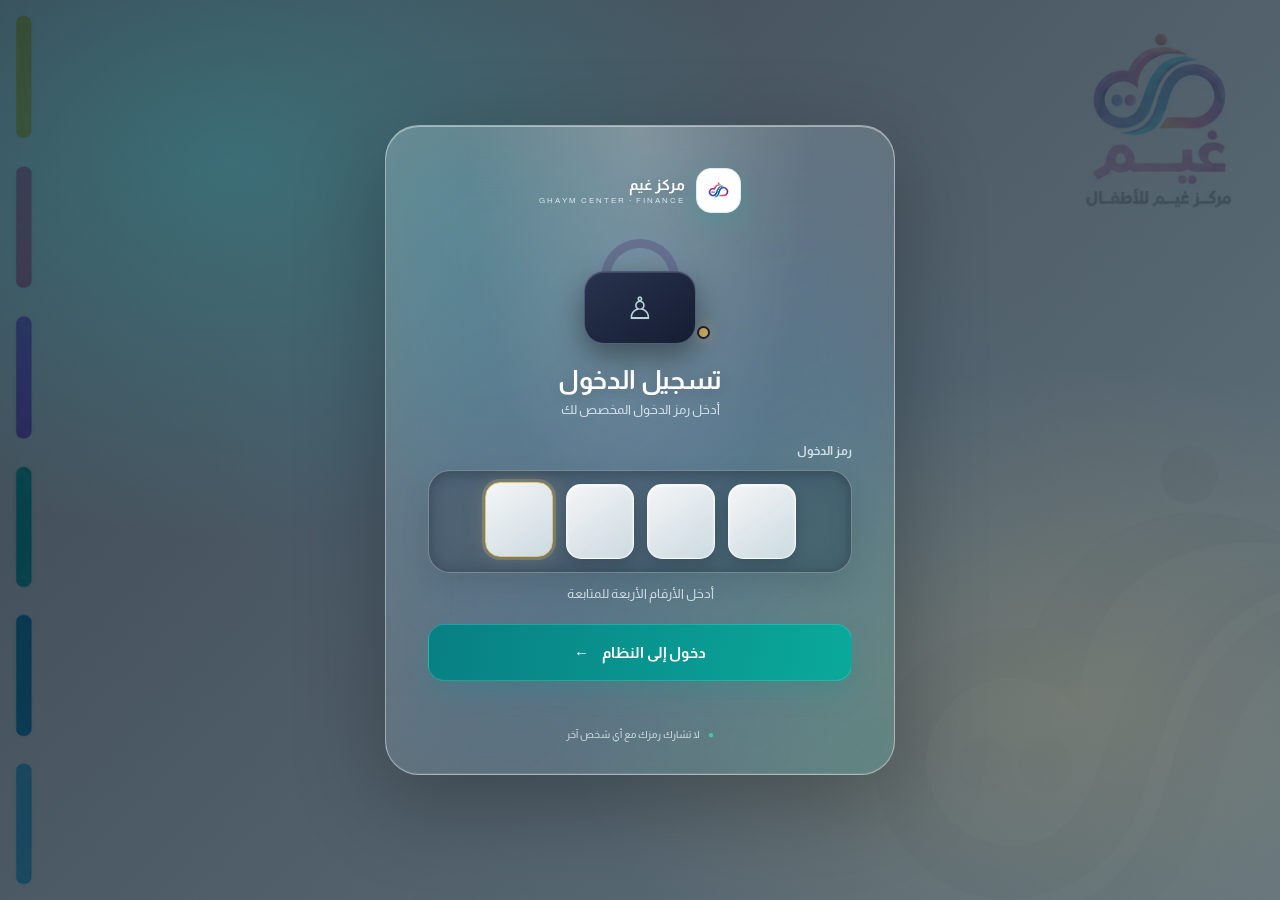
<file: index.html>
<!doctype html>
<html lang="ar" dir="rtl">
<head>
<meta charset="utf-8"><meta name="viewport" content="width=device-width,initial-scale=1,viewport-fit=cover">
<meta name="theme-color" content="#123c32"><title>تحويلات رسوم الطلاب | مركز غيم</title>
<link rel="preconnect" href="https://fonts.googleapis.com">
<link rel="preconnect" href="https://fonts.gstatic.com" crossorigin>
<link href="https://fonts.googleapis.com/css2?family=Almarai:wght@300;400;700;800&display=swap" rel="stylesheet">
<link rel="stylesheet" href="style.css">
</head>
<body>
<div class="app-shell"> 

<header class="workspace-topbar"><a class="top-brand" href="#"><img class="top-brand-mark logo-image" src="m2h.png" alt="شعار مركز غيم"><span><b>مركز غيم</b><small>منصة رسوم الطلاب</small></span></a><div class="topbar-date"><span class="topbar-date-icon">▦</span><span id="today">بوابة مركز غيم</span></div><div class="topbar-user"><span class="topbar-user-dot">●</span><span><b id="topUserName">مرحبًا بك</b><small id="topUserRole">منصة التحويلات المالية</small></span></div></header><div class="workspace-layout"><aside id="workspaceSidebar" class="workspace-sidebar"><div class="sidebar-brand"><img class="sidebar-logo logo-image" src="m2h.png" alt="شعار مركز غيم"><b>غيم</b><small>GHAYM CENTER</small></div><div class="sidebar-caption">القائمة الرئيسية</div><nav id="sidebarNav" class="sidebar-nav"></nav><div class="sidebar-bottom"><div class="sidebar-secure"><span>✓</span><div><b>بياناتك آمنة</b><small>وصول حسب الصلاحيات</small></div></div><button id="logoutBtn" class="sidebar-logout hidden">تسجيل الخروج <span>↗</span></button></div></aside><main>
<section id="configNotice" class="notice hidden">لم يتم ربط الخادم بعد. اتبع تعليمات README.md لإعداد Google Apps Script ثم ضع رابط /exec في app.js.</section>
<section id="loginView" class="login-layout otp-login-stage">
<form id="loginForm" class="panel login-card otp-login-card" novalidate>
<div class="otp-login-brand"><img class="otp-brand-mark logo-image" src="m2h.png" alt="شعار مركز غيم"><span><b>مركز غيم</b><small>GHAYM CENTER · FINANCE</small></span></div>
<div class="otp-lock-visual" aria-hidden="true"><span class="otp-shackle"></span><span class="otp-lock-body">♙</span><i></i></div>
<h2>تسجيل الدخول</h2>
<p class="otp-intro">أدخل رمز الدخول المخصص لك</p>
<label class="otp-label" for="otpDigit1">رمز الدخول</label>
<div class="otp-slots" dir="ltr" id="otpSlots" role="group" aria-label="أدخل رمز الدخول المكون من أربعة أرقام">
<input class="otp-digit" id="otpDigit1" type="password" inputmode="numeric" pattern="[0-9]*" maxlength="1" autocomplete="off" aria-label="الرقم الأول" autofocus>
<input class="otp-digit" id="otpDigit2" type="password" inputmode="numeric" pattern="[0-9]*" maxlength="1" autocomplete="off" aria-label="الرقم الثاني">
<input class="otp-digit" id="otpDigit3" type="password" inputmode="numeric" pattern="[0-9]*" maxlength="1" autocomplete="off" aria-label="الرقم الثالث">
<input class="otp-digit" id="otpDigit4" type="password" inputmode="numeric" pattern="[0-9]*" maxlength="1" autocomplete="off" aria-label="الرقم الرابع">
</div>
<input id="accessCode" class="otp-source-input" inputmode="numeric" autocomplete="off" maxlength="4" tabindex="-1" aria-hidden="true">
<p id="otpStatus" class="otp-status" aria-live="polite">أدخل الأرقام الأربعة للمتابعة</p>
<button class="btn primary full otp-continue" type="submit">دخول إلى النظام <span>←</span></button>
<p id="loginError" class="error otp-error" role="alert"></p>
<p class="tiny muted otp-footnote"><span>●</span> لا تشارك رمزك مع أي شخص آخر</p>
</form>
</section>
<section id="dashboardView" class="hidden"><div class="dashboard-hero"><div class="hero-copy"><span class="hero-kicker">GHAYM CENTER · FINANCE</span><h1>مركز غيم للأطفال</h1><h2>منصة تسجيل رسوم الطلاب</h2><p>إدارة التحويلات المالية ومراجعة الإيصالات وتوثيق الفواتير في مكان واحد.</p></div><div class="hero-emblem"><img class="hero-logo-image" src="m2h.png" alt="شعار مركز غيم"></div></div>
<div class="page-heading"><div><span class="eyebrow">لوحة التحكم</span><h1 id="welcomeTitle">أهلًا بك</h1><p class="muted" id="welcomeSub">متابعة تحويلات رسوم الطلاب</p></div><div class="page-heading-actions"><span id="roleBadge" class="role-badge">موظف</span></div></div>
<div id="statsGrid" class="stats-grid"></div>
<div id="actionGrid" class="action-grid"></div>
<section id="contentPanel" class="panel content-panel hidden"><div class="section-heading"><div><span class="eyebrow">مركز غيم</span><h2 id="contentTitle">التحويلات</h2></div><button id="backBtn" class="btn ghost">العودة</button></div><div id="contentBody"></div></section>
<section id="recentPanel" class="analytics-section"><div class="section-heading analytics-heading"><div><span class="eyebrow">نظرة عامة</span><h2>الإحصائيات والتحليل البياني</h2><p class="muted">ملخص حركة التحويلات وتوزيع حالاتها</p></div><button id="refreshBtn" class="btn ghost">تحديث البيانات ↻</button></div><div class="analytics-grid"><article class="panel analytics-card"><div class="analytics-card-head"><div><h3>توزيع التحويلات حسب الحالة</h3><p>عدد العمليات في كل حالة</p></div><span class="analytics-icon">◉</span></div><div id="statusChart" class="status-chart"><p class="muted">سجّل الدخول لعرض الإحصائيات.</p></div></article><article class="panel analytics-card"><div class="analytics-card-head"><div><h3>مقارنة الحالات</h3><p>حجم العمليات المسجلة</p></div><span class="analytics-icon">▥</span></div><div id="statusBars" class="status-bars"></div></article></div></section>
</section>
</main></div><footer><span>مركز غيم © <span id="year"></span></span><span>نظام تحويلات رسوم الطلاب</span></footer>
</div><div id="toast" class="toast" role="status"></div>
<script src="app.js?v=email-settings-20261115-1"></script>
</body></html>
</file>
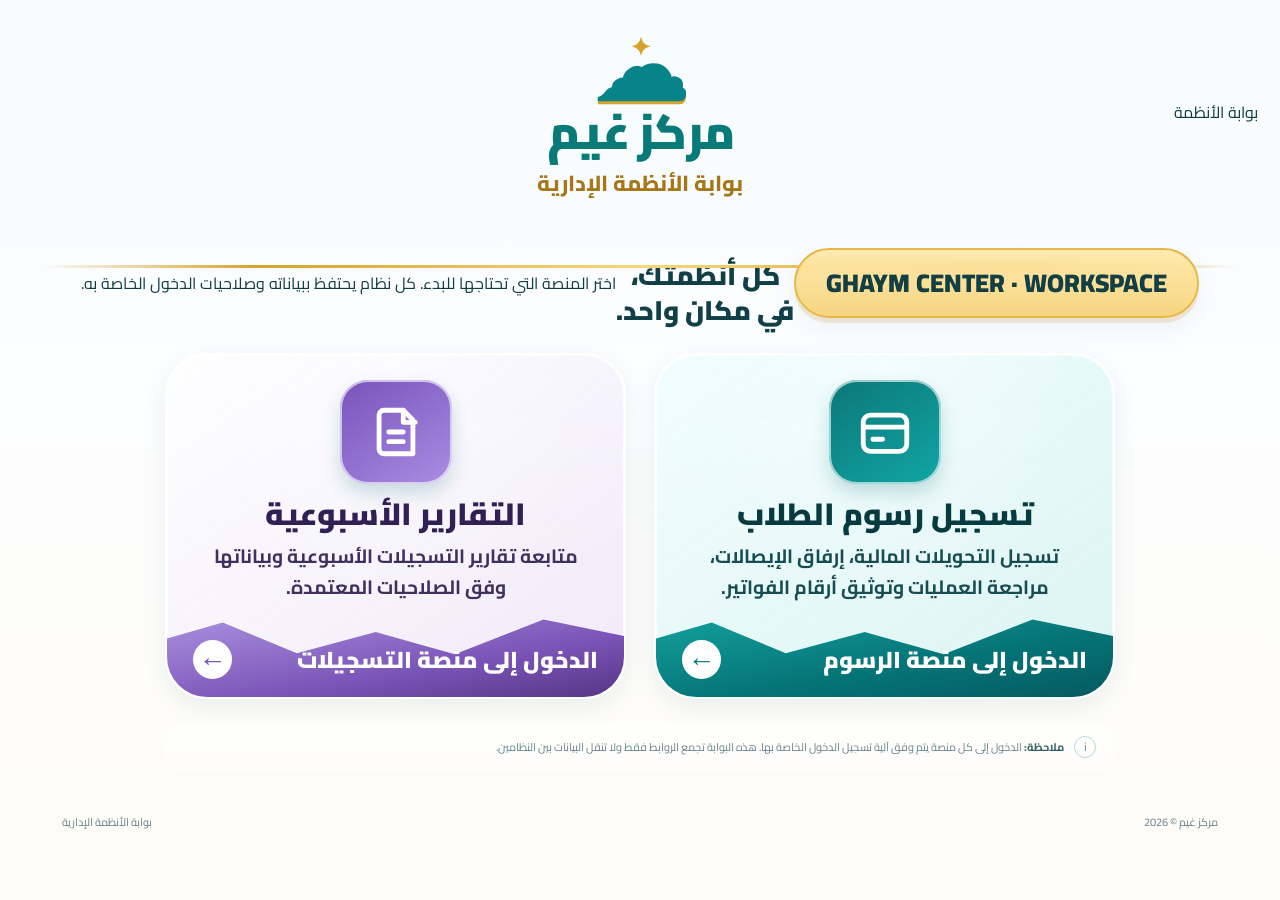
<file: portal/index.html>
<!doctype html>
<html lang="ar" dir="rtl">
<head>
<meta charset="utf-8"><meta name="viewport" content="width=device-width,initial-scale=1,viewport-fit=cover">
<meta name="theme-color" content="#0b3442"><meta name="description" content="بوابة أنظمة مركز غيم الإدارية">
<title>بوابة مركز غيم | الأنظمة الإدارية</title>
<link rel="stylesheet" href="portal.css">
</head>
<body>
<header class="topbar">
  <a class="brand" href="./" aria-label="بوابة مركز غيم">
    <span class="mark">غ</span><span><strong>مركز غيم</strong><small>بوابة الأنظمة الإدارية</small></span>
  </a>
  <span class="secure"><span class="secure-dot"></span> بوابة الأنظمة</span>
</header>
<main>
  <section class="hero">
    <div class="eyebrow"><span></span> GHAYM CENTER · WORKSPACE</div>
    <h1>كل أنظمتك،<br><em>في مكان واحد.</em></h1>
    <p>اختر المنصة التي تحتاجها للبدء. كل نظام يحتفظ ببياناته وصلاحيات الدخول الخاصة به.</p>
    <div class="hero-foot"><span class="line"></span><span>بوابة العمل الموحدة</span></div>
  </section>
  <section class="systems" aria-label="المنصات المتاحة">
    <a class="system-card finance" href="https://dawah-raka48.github.io/ghym102/">
      <div class="card-top"><span class="icon-box"><svg viewBox="0 0 24 24" aria-hidden="true"><rect x="3" y="5" width="18" height="15" rx="3"/><path d="M3 10h18M7 15h4"/></svg></span><span class="open-icon">↗</span></div>
      <span class="card-kicker">FINANCE · GHYM102</span>
      <h2>تسجيل رسوم الطلاب</h2>
      <p>تسجيل التحويلات المالية، إرفاق الإيصالات، مراجعة العمليات وتوثيق أرقام الفواتير.</p>
      <div class="card-bottom"><span>الدخول إلى منصة الرسوم</span><span class="arrow">←</span></div>
    </a>
    <a class="system-card reports" href="https://dawah-raka48.github.io/ghym101/">
      <div class="card-top"><span class="icon-box"><svg viewBox="0 0 24 24" aria-hidden="true"><path d="M7 3h8l4 4v14H7a2 2 0 0 1-2-2V5a2 2 0 0 1 2-2Z"/><path d="M15 3v5h5M9 12h6M9 16h6"/></svg></span><span class="open-icon">↗</span></div>
      <span class="card-kicker">REGISTRATION · GHYM101</span>
      <h2>التقارير الأسبوعية</h2>
      <p>متابعة تقارير التسجيلات الأسبوعية وبياناتها وفق الصلاحيات المعتمدة.</p>
      <div class="card-bottom"><span>الدخول إلى منصة التسجيلات</span><span class="arrow">←</span></div>
    </a>
  </section>
  <section class="info"><span class="info-icon">i</span><p><strong>ملاحظة:</strong> الدخول إلى كل منصة يتم وفق آلية تسجيل الدخول الخاصة بها. هذه البوابة تجمع الروابط فقط ولا تنقل البيانات بين النظامين.</p></section>
</main>
<footer><span>مركز غيم © <span id="year"></span></span><span>بوابة الأنظمة الإدارية</span></footer>
<script>document.getElementById('year').textContent=new Date().getFullYear();</script>
</body></html>
</file>
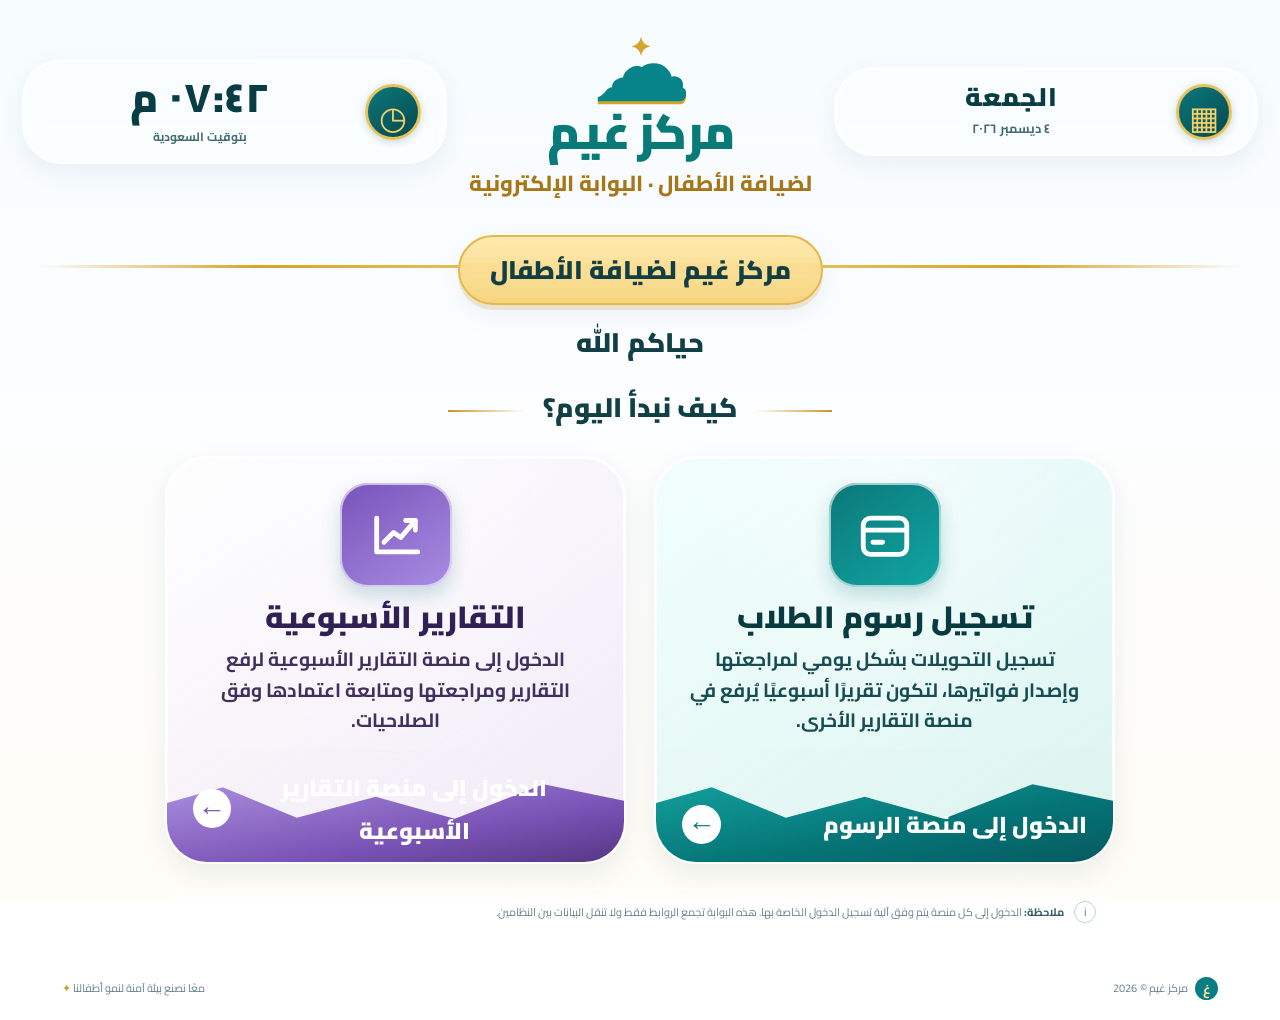
<file: portal.html>
<!doctype html>
<html lang="ar" dir="rtl">
<head>
<meta charset="utf-8"><meta name="viewport" content="width=device-width,initial-scale=1,viewport-fit=cover">
<meta name="theme-color" content="#e9f5fb"><meta name="color-scheme" content="light"><meta name="description" content="بوابة أنظمة مركز غيم الإدارية">
<title>مركز غيم لضيافة الأطفال | البوابة الإلكترونية</title>
<link rel="stylesheet" href="portal/portal.css">
</head>
<body>
<header class="topbar">
  <a class="brand" href="./" aria-label="بوابة مركز غيم">
    <span class="mark"><span>غ</span><i></i></span><span><strong>مركز غيم</strong><small>لضيافة الأطفال · البوابة الإلكترونية</small></span>
  </a>
  <div class="datetime date-pill"><div class="clock-face">▦</div><div><strong id="liveDay">--</strong><small id="liveDate">جارٍ تحميل التاريخ...</small></div></div><div class="datetime clock-pill"><div><strong id="liveClock">--:--</strong><small>بتوقيت السعودية</small></div><div class="clock-face">◷</div></div>
</header>
<main>
  <section class="hero"><div class="hero-orbit orbit-one"></div><div class="hero-orbit orbit-two"></div><div class="hero-content">
    <div class="eyebrow"><span></span> مركز غيم لضيافة الأطفال</div>
    <h1>حياكم الله</h1>
    <p>بوابتك الإدارية الموحدة لتنظيم التسجيلات ومتابعة رسوم الأطفال، بتجربة سهلة وواضحة كل يوم.</p>
    <div class="hero-foot"><span class="line"></span><span>بوابة المركز الإلكترونية</span><span class="hero-separator">✦</span><span>رعاية · نمو · ثقة</span></div></div><div class="hero-art" aria-hidden="true"><div class="art-ring ring-a"></div><div class="art-ring ring-b"></div><div class="art-core"><span>غ</span></div><span class="art-star star-a">✦</span><span class="art-star star-b">✧</span><span class="art-caption">GHAYM<br><small>WORKSPACE</small></span></div>
  </section>
  <div class="section-intro"><div><span class="section-kicker">بوابة الخدمات الإدارية</span><h2>كيف نبدأ اليوم؟</h2><p>اختر الخدمة التي ترغب في الوصول إليها.</p></div><span class="systems-count"><b>02</b><small>منصتان لخدمتك</small></span></div><section class="systems" aria-label="المنصات المتاحة">
    <a class="system-card finance" href="https://dawah-raka48.github.io/ghym102/">
      <div class="card-top"><span class="icon-box"><svg viewBox="0 0 24 24" aria-hidden="true"><rect x="3" y="5" width="18" height="15" rx="3"/><path d="M3 10h18M7 15h4"/></svg></span><span class="open-icon">↗</span></div>
      <span class="card-kicker">FINANCE <i></i> GHYM102</span>
      <h2>تسجيل رسوم الطلاب</h2>
      <p>تسجيل التحويلات بشكل يومي لمراجعتها وإصدار فواتيرها، لتكون تقريرًا أسبوعيًا يُرفع في منصة التقارير الأخرى.</p>
      <div class="card-bottom"><span><i class="bottom-dot"></i> الدخول إلى منصة الرسوم</span><span class="arrow">←</span></div>
    </a>
    <a class="system-card reports" href="https://dawah-raka48.github.io/w1/" target="_blank" rel="noopener">
      <div class="card-top"><span class="icon-box"><svg viewBox="0 0 24 24" aria-hidden="true"><path d="M4 19V5M4 19h17"/><path d="m7 15 4-4 3 2 6-7"/><path d="M16 6h4v4"/></svg></span><span class="open-icon">↗</span></div>
      <span class="card-kicker">WEEKLY REPORTS <i></i> W1</span>
      <h2>التقارير الأسبوعية</h2>
      <p>الدخول إلى منصة التقارير الأسبوعية لرفع التقارير ومراجعتها ومتابعة اعتمادها وفق الصلاحيات.</p>
      <div class="card-bottom"><span><i class="bottom-dot"></i> الدخول إلى منصة التقارير الأسبوعية</span><span class="arrow">←</span></div>
    </a>
  </section>
  <section class="info"><span class="info-icon">i</span><p><strong>ملاحظة:</strong> الدخول إلى كل منصة يتم وفق آلية تسجيل الدخول الخاصة بها. هذه البوابة تجمع الروابط فقط ولا تنقل البيانات بين النظامين.</p></section>
</main>
<footer><span class="footer-brand"><b>غ</b> مركز غيم © <span id="year"></span></span><span>معًا نصنع بيئة آمنة لنمو أطفالنا <i>✦</i></span></footer>
<script>
const clockEl=document.getElementById("liveClock");
const dateEl=document.getElementById("liveDate");
const dayEl=document.getElementById("liveDay");
function updateClock(){
 const now=new Date();
 clockEl.textContent=new Intl.DateTimeFormat("ar-SA",{hour:"2-digit",minute:"2-digit",hour12:true,timeZone:"Asia/Riyadh"}).format(now);
 dayEl.textContent=new Intl.DateTimeFormat("ar-SA",{weekday:"long",timeZone:"Asia/Riyadh"}).format(now);
 dateEl.textContent=new Intl.DateTimeFormat("ar-SA-u-ca-gregory",{day:"numeric",month:"long",year:"numeric",timeZone:"Asia/Riyadh"}).format(now);
}
updateClock();setInterval(updateClock,30000);
document.getElementById("year").textContent=new Date().getFullYear();
</script>
</body></html>
</file>
<file: style.css>
:root{--ink:#18352f;--muted:#71817b;--line:#e0e9e4;--paper:#fff;--wash:#f3f7f5;--green:#17483b;--green2:#236653;--gold:#d8b66a;--red:#a43d3d;--shadow:0 16px 42px rgba(17,57,45,.08)}*{box-sizing:border-box}body{margin:0;background:var(--wash);color:var(--ink);font-family:system-ui,-apple-system,"Segoe UI",Tahoma,Arial,sans-serif}button,input,select,textarea{font:inherit}button{cursor:pointer}.app-shell{min-height:100vh;display:flex;flex-direction:column}.topbar{height:76px;background:#123c32;color:#fff;display:flex;align-items:center;justify-content:space-between;padding:0 max(20px,calc((100vw - 1160px)/2));gap:14px}.brand{display:flex;align-items:center;gap:11px;color:inherit;text-decoration:none}.brand-mark{display:grid;place-items:center;width:42px;height:42px;border:1px solid #65867a;border-radius:13px;color:#f0dca5;font-size:25px;font-weight:800}.brand b,.brand small{display:block}.brand b{font-size:16px}.brand small{font-size:11px;color:#c2d4cd;margin-top:2px}.top-actions{display:flex;align-items:center;gap:12px;font-size:12px;color:#d7e5df}main{width:min(1160px,calc(100% - 32px));margin:28px auto 48px;flex:1}.login-layout{min-height:500px;display:grid;grid-template-columns:1.1fr .9fr;gap:28px;align-items:center}.welcome{padding:24px 10px}.eyebrow{color:#a98539;font-size:11px;letter-spacing:1.4px;font-weight:800}.welcome h1{font-size:clamp(32px,4.5vw,52px);line-height:1.35;margin:15px 0;color:#163f34}.welcome p{color:var(--muted);line-height:1.9;max-width:450px}.welcome-tags{display:flex;gap:8px;flex-wrap:wrap;margin-top:24px}.welcome-tags span{border:1px solid #d7e4dd;background:#fff;border-radius:30px;padding:8px 12px;font-size:12px}.panel{background:var(--paper);border:1px solid var(--line);border-radius:20px;box-shadow:var(--shadow)}.login-card{padding:28px;max-width:430px;width:100%;justify-self:center}.panel-icon{width:44px;height:44px;display:grid;place-items:center;border-radius:14px;background:#eaf3ed;color:var(--green);font-size:25px}.login-card{text-align:center;padding:32px 28px}.login-emblem{width:82px;height:82px;margin:0 auto 18px;position:relative;display:grid;place-items:center;border-radius:26px;background:linear-gradient(145deg,#eaf4ef,#d8e8df);border:1px solid #c6dbcf;box-shadow:0 10px 24px rgba(23,72,59,.12)}.login-lock{display:grid;place-items:center;width:48px;height:48px;border-radius:16px;background:var(--green);color:#fff;font-size:28px;font-weight:800;box-shadow:0 5px 12px rgba(23,72,59,.22)}.login-emblem-dot{position:absolute;right:-5px;bottom:-4px;width:25px;height:25px;border-radius:50%;display:grid;place-items:center;background:#d8b66a;color:#fff;border:3px solid #fff;font-size:12px;font-weight:900}.login-card h2{margin:0 0 6px;font-size:25px}.login-card>p.muted{margin:0 0 22px}.login-card label{text-align:right}.login-card .access-code-input{text-align:center;direction:ltr;font-size:24px;letter-spacing:12px;font-weight:800;padding:15px 12px;background:#f2f7f4;border-radius:13px}.login-card .access-code-input::placeholder{letter-spacing:8px;color:#9ab0a5}.login-card .btn.full{justify-content:center;gap:12px;min-height:50px}.login-card .tiny{margin-bottom:0}.login-card h2{margin:18px 0 5px}.muted{color:var(--muted)}.login-card p{font-size:13px}.login-card label,.field label{display:block;font-size:13px;font-weight:700;margin:16px 0 8px}.login-card input,.field input,.field select,.field textarea,.filter-input{width:100%;border:1px solid #dbe5df;border-radius:11px;padding:12px 13px;background:#fff;color:var(--ink);outline:none}.login-card input:focus,.field input:focus,.field select:focus,.field textarea:focus{border-color:#43866f;box-shadow:0 0 0 3px #e7f3ed}.btn{border:0;border-radius:11px;padding:11px 15px;font-weight:700;font-size:13px}.btn.primary{background:var(--green);color:#fff}.btn.primary:hover{background:var(--green2)}.btn.ghost{background:transparent;border:1px solid #d9e5df;color:inherit}.topbar .btn.ghost{border-color:#55766b;color:white}.btn.full{width:100%;margin-top:20px;display:flex;justify-content:space-between;align-items:center}.error{color:var(--red);min-height:18px}.tiny{font-size:11px!important}.hidden{display:none!important}.notice{background:#fff5db;border:1px solid #ead7a6;border-radius:12px;padding:14px;margin-bottom:18px;color:#71531b}.page-heading,.section-heading{display:flex;align-items:center;justify-content:space-between;gap:16px}.page-heading{margin:14px 0 22px}.page-heading h1{margin:5px 0;font-size:29px}.page-heading p{margin:0;font-size:13px}.role-badge{border-radius:30px;background:#e8f1eb;color:#245d49;padding:9px 13px;font-size:12px;font-weight:800}.stats-grid{display:grid;grid-template-columns:repeat(4,1fr);gap:14px;margin-bottom:20px}.stat-card{padding:18px;background:white;border:1px solid var(--line);border-radius:16px}.stat-card span,.stat-card small{display:block;color:var(--muted);font-size:12px}.stat-card b{display:block;font-size:25px;margin:9px 0;color:#17483b}.action-grid{display:grid;grid-template-columns:repeat(3,1fr);gap:12px;margin-bottom:20px}.action-card{background:white;border:1px solid var(--line);border-radius:15px;padding:17px;text-align:right;color:var(--ink);display:flex;flex-direction:column;gap:7px;min-height:115px}.action-card:hover{border-color:#a5c6b4;transform:translateY(-1px)}.action-icon{font-size:24px;color:#b28a37}.action-card b{font-size:14px}.action-card small{color:var(--muted);font-size:12px}.content-panel{padding:22px;margin-bottom:20px}.section-heading{margin-bottom:18px}.section-heading h2{margin:3px 0;font-size:20px}.section-heading p{font-size:12px;margin:4px 0}.form-grid{display:grid;grid-template-columns:repeat(2,minmax(0,1fr));gap:14px}.field{min-width:0}.field.full-row{grid-column:1/-1}.field label{margin-top:0}.field small{display:block;color:var(--muted);font-size:11px;margin-top:6px}.field textarea{min-height:88px;resize:vertical}.form-actions{display:flex;gap:9px;margin-top:18px;flex-wrap:wrap}.table-wrap{overflow:auto;width:100%}table{width:100%;border-collapse:collapse;white-space:nowrap;font-size:12px}th,td{padding:13px 12px;text-align:right;border-bottom:1px solid #edf1ee}th{background:#f7faf8;color:#687b72;font-weight:700}tbody tr:hover{background:#fbfdfb}.status{display:inline-flex;padding:6px 9px;border-radius:30px;font-size:11px;font-weight:800}.status.pending{background:#fff2d5;color:#8a6112}.status.accepted{background:#e3f3e8;color:#267046}.status.invoice{background:#e7efff;color:#355b9a}.status.done{background:#dff3ef;color:#176b5a}.status.returned{background:#fde8e6;color:#a13b35}.status.rejected{background:#eee;color:#555}.row-actions{display:flex;gap:6px}.btn.small{padding:7px 9px;font-size:11px}.empty{padding:25px;text-align:center;color:var(--muted)}.filters{display:flex;gap:9px;flex-wrap:wrap;margin-bottom:14px}.filters>*{max-width:220px;flex:1}.toast{position:fixed;bottom:22px;left:50%;transform:translate(-50%,20px);opacity:0;pointer-events:none;background:#173f34;color:white;padding:12px 18px;border-radius:12px;box-shadow:var(--shadow);transition:.2s;z-index:20;font-size:13px;max-width:calc(100% - 30px)}.toast.show{opacity:1;transform:translate(-50%,0)}footer{display:flex;justify-content:space-between;padding:20px max(20px,calc((100vw - 1160px)/2));font-size:11px;color:#82918b;border-top:1px solid var(--line)}.receipt-link{color:#1b6b54;text-decoration:underline}.detail-grid{display:grid;grid-template-columns:repeat(2,1fr);gap:12px}.detail-item{background:#f7faf8;border-radius:10px;padding:12px}.detail-item small{display:block;color:var(--muted);margin-bottom:5px}.detail-item b{font-size:13px;overflow-wrap:anywhere}.danger{color:var(--red)}@media(max-width:760px){.topbar{height:66px;padding:0 16px}.top-actions #today{display:none}main{width:calc(100% - 24px);margin:18px auto 30px}.login-layout{grid-template-columns:1fr;gap:10px}.welcome{padding:15px 5px 0}.welcome h1{font-size:34px;margin:10px 0}.welcome p{font-size:13px}.welcome-tags{margin-top:14px}.login-card{max-width:none;padding:22px}.stats-grid{grid-template-columns:repeat(2,1fr);gap:9px}.stat-card{padding:14px}.stat-card b{font-size:22px}.action-grid{grid-template-columns:repeat(2,1fr);gap:9px}.action-card{padding:13px;min-height:105px}.content-panel{padding:15px}.form-grid{grid-template-columns:1fr}.field.full-row{grid-column:auto}.page-heading h1{font-size:24px}.section-heading{align-items:flex-start}footer{padding:18px 14px;gap:10px;flex-wrap:wrap}}

/* Premium dashboard refresh */
:root{--ink:#122b3a;--muted:#748596;--line:#e3eaf0;--paper:#fff;--wash:#f4f7fb;--green:#075a50;--green2:#08796a;--gold:#c99a3d;--red:#b54747;--shadow:0 12px 35px rgba(24,45,66,.055)}
*{box-sizing:border-box}
body{background:#f4f7fb;color:var(--ink);font-family:"Segoe UI",Tahoma,Arial,sans-serif;font-size:14px;letter-spacing:0}
.app-shell{min-height:100vh;background:radial-gradient(ellipse at 85% 0%,rgba(213,228,239,.34),transparent 38%),#f4f7fb}
.topbar{height:82px;background:linear-gradient(110deg,#092c3c,#075b53);padding:0 max(28px,calc((100vw - 1380px)/2));box-shadow:0 5px 24px rgba(5,38,52,.13);position:relative;z-index:2}
.brand{gap:13px}.brand-mark{width:46px;height:46px;border-radius:15px;border:1px solid rgba(226,195,126,.6);background:rgba(255,255,255,.08);color:#e5c67f;font-size:27px;box-shadow:inset 0 0 0 4px rgba(255,255,255,.025)}.brand b{font-size:17px;letter-spacing:.1px}.brand small{font-size:11px;color:#c0d6d8}.top-actions{font-size:12px;color:#dce8eb;gap:16px}
main{width:min(1380px,calc(100% - 56px));margin:34px auto 56px;flex:1}
#configNotice{border-radius:14px;background:#fff8e9;border:1px solid #f0dcae;color:#805c1b;box-shadow:0 4px 14px rgba(110,80,25,.04)}
.login-layout{min-height:calc(100vh - 190px);grid-template-columns:1fr 440px;gap:8vw}.welcome{padding:34px 22px}.welcome h1{font-size:clamp(38px,4vw,58px);letter-spacing:-1.2px;line-height:1.28;color:#0b3444}.welcome p{font-size:16px;max-width:510px;line-height:2;color:#728495}.welcome-tags span{border-color:#dce7e9;background:#fff;color:#43606b;padding:9px 14px}.login-card{border-radius:28px;padding:38px 34px;border:1px solid rgba(255,255,255,.9);box-shadow:0 25px 70px rgba(19,54,70,.12);background:rgba(255,255,255,.94)}
.login-emblem{width:86px;height:86px;border-radius:27px;background:linear-gradient(145deg,#eaf5f2,#dcebe9);border-color:#d4e7e2}.login-lock{background:linear-gradient(145deg,#075a50,#087d70)}.login-card h2{color:#123447}.login-card .access-code-input{background:#f6f9fc;border-color:#e2eaf0;font-size:26px;letter-spacing:13px}.btn{border-radius:12px;padding:12px 17px;transition:transform .18s,box-shadow .18s,background .18s;font-size:13px}.btn.primary{background:linear-gradient(110deg,#073c55,#087a8b);box-shadow:0 8px 18px rgba(8,82,105,.15)}.btn.primary:hover{background:linear-gradient(110deg,#052f43,#066978);transform:translateY(-1px)}.btn.ghost{background:#fff;border-color:#dce6eb;color:#345362}.btn.ghost:hover{background:#f3f8fa;border-color:#b9ced5}.btn.full{min-height:52px}
.hidden{display:none!important}
.page-heading{margin:4px 0 27px;align-items:center}.page-heading h1{font-size:32px;letter-spacing:-.6px;color:#102f40;margin:7px 0}.page-heading p{font-size:13px;color:#8392a0}.eyebrow{color:#b48630;font-size:11px;letter-spacing:1px}.role-badge{background:#e5f3ef;color:#086657;border:1px solid #cde7df;padding:10px 16px;border-radius:12px}
.stats-grid{gap:16px;margin-bottom:22px}.stat-card{position:relative;overflow:hidden;padding:23px 23px 20px;border-radius:19px;border:1px solid #e3eaf0;box-shadow:0 5px 18px rgba(20,49,67,.025);transition:transform .2s,box-shadow .2s}.stat-card:before{content:"";position:absolute;right:0;top:0;width:4px;height:100%;background:linear-gradient(#0c8a78,#b8d8d0);opacity:.85}.stat-card span{font-size:12px;color:#7c8c9a}.stat-card b{font-size:30px;line-height:1.2;margin:14px 0;color:#103a4a;letter-spacing:-.6px}.stat-card small{font-size:11px;color:#9aa7b2}.stat-card:hover{transform:translateY(-2px);box-shadow:0 12px 28px rgba(20,49,67,.07)}
.action-grid{gap:15px;margin-bottom:23px}.action-card{position:relative;min-height:128px;padding:21px;border-radius:18px;border:1px solid #e1e9ee;box-shadow:0 4px 15px rgba(20,49,67,.025);gap:8px;overflow:hidden;transition:all .2s}.action-card:after{content:"↙";position:absolute;left:19px;top:20px;color:#9fb6bf;font-size:16px;opacity:0;transform:translate(4px,-4px);transition:.2s}.action-card:hover{border-color:#b8d8d0;transform:translateY(-3px);box-shadow:0 14px 28px rgba(20,49,67,.08)}.action-card:hover:after{opacity:1;transform:translate(0,0)}.action-icon{display:grid;place-items:center;width:42px;height:42px;border-radius:13px;background:#e9f4f1;color:#087366;font-size:23px;margin-bottom:4px}.action-card b{font-size:14px;color:#173747}.action-card small{font-size:12px;color:#8493a0;line-height:1.7}
.content-panel{padding:27px;border-radius:22px;margin-bottom:22px;border:1px solid #e1e9ee;box-shadow:0 12px 38px rgba(20,49,67,.045)}.section-heading{margin-bottom:22px}.section-heading h2{font-size:21px;color:#123648;letter-spacing:-.3px}.section-heading p{font-size:12px;color:#8796a2}.section-heading .eyebrow{font-size:10px}
.filters{gap:10px;margin-bottom:18px}.filters>*{max-width:260px}.filter-input,.field input,.field select,.field textarea{border:1px solid #dce6ec;border-radius:12px;padding:13px 14px;background:#fbfcfe;color:#173747}.filter-input:focus,.field input:focus,.field select:focus,.field textarea:focus{border-color:#5da99b;box-shadow:0 0 0 4px rgba(12,138,120,.09)}
.table-wrap{border:1px solid #e6edf1;border-radius:15px;background:white}table{font-size:12px;white-space:nowrap}th,td{padding:16px 15px;border-bottom:1px solid #edf1f4}th{background:#f7fafc;color:#687f8d;font-size:11px;font-weight:800;letter-spacing:.1px}tbody tr:last-child td{border-bottom:0}tbody tr:hover{background:#f8fbfc}td{color:#355365}.status{padding:7px 10px;font-size:10px;letter-spacing:.05px}.status.pending{background:#fff4dd;color:#95620b}.status.accepted{background:#e4f5ec;color:#21784e}.status.invoice{background:#eaf0ff;color:#4965a5}.status.done{background:#e0f5ef;color:#087363}.status.returned{background:#fff0ee;color:#a7443e}.row-actions{align-items:center}.btn.small{padding:8px 11px;border-radius:9px;font-size:11px}.row-actions .btn.primary{box-shadow:none}.empty{padding:36px 20px;color:#8796a2}
.form-grid{gap:18px}.field label{font-size:12px;color:#395565;margin-bottom:9px}.field small{line-height:1.6}.field textarea{min-height:105px}.form-actions{gap:10px}.detail-grid{gap:14px}.detail-item{background:#f7fafc;border:1px solid #e7edf1;border-radius:13px;padding:16px}.detail-item small{font-size:11px;color:#7e909c}.detail-item b{font-size:14px;color:#244555}.toast{border-radius:14px;background:#123f4d;padding:14px 20px;box-shadow:0 15px 40px rgba(10,40,54,.25)}
footer{padding:23px max(28px,calc((100vw - 1380px)/2));font-size:11px;color:#8b9aa5;border-top:1px solid #e4ebf0;background:rgba(255,255,255,.55)}
@media(min-width:1100px){#dashboardView .stats-grid{grid-template-columns:repeat(4,minmax(0,1fr))}#dashboardView .action-grid{grid-template-columns:repeat(3,minmax(0,1fr))}}
@media(max-width:900px){main{width:calc(100% - 32px)}.login-layout{gap:24px;grid-template-columns:1fr 390px}.welcome h1{font-size:39px}.content-panel{padding:20px}}
@media(max-width:700px){.topbar{height:70px;padding:0 16px}.brand-mark{width:40px;height:40px}.top-actions #today{display:none}main{width:calc(100% - 22px);margin:20px auto 32px}.login-layout{grid-template-columns:1fr;gap:14px;min-height:auto}.welcome{padding:12px 5px 0}.welcome h1{font-size:34px}.welcome p{font-size:14px}.login-card{padding:27px 22px;border-radius:22px}.page-heading{margin:4px 0 19px}.page-heading h1{font-size:25px}.stats-grid{grid-template-columns:repeat(2,minmax(0,1fr));gap:10px}.stat-card{padding:17px 15px;border-radius:15px}.stat-card b{font-size:24px;margin:11px 0}.action-grid{grid-template-columns:repeat(2,minmax(0,1fr));gap:10px}.action-card{min-height:120px;padding:15px;border-radius:15px}.action-icon{width:37px;height:37px;font-size:20px}.action-card b{font-size:13px}.action-card small{font-size:11px}.content-panel{padding:15px;border-radius:17px}.section-heading{align-items:flex-start;gap:10px}.section-heading h2{font-size:18px}.section-heading .btn{padding:9px 11px}.filters{display:grid;grid-template-columns:1fr;gap:8px}.filters>*{max-width:none;width:100%}.table-wrap{border-radius:12px}th,td{padding:13px 11px}.form-grid{grid-template-columns:1fr}.field.full-row{grid-column:auto}.detail-grid{grid-template-columns:1fr}.form-actions .btn{flex:1}footer{padding:18px 14px;gap:10px;flex-wrap:wrap}}
@media(prefers-reduced-motion:reduce){*,*:before,*:after{transition:none!important;scroll-behavior:auto!important}}

/* Accountant-only edit/delete controls */
.row-actions{gap:6px;flex-wrap:nowrap}.icon-action{width:34px;height:32px;display:inline-grid;place-items:center;padding:0;font-size:17px;line-height:1}.edit-action{color:#176b78!important;border-color:#c9e3e7!important;background:#f2fbfc!important}.delete-action{color:#ad3434!important;border-color:#f0d0d0!important;background:#fff6f5!important}.edit-action:hover{background:#dff5f5!important}.delete-action:hover{background:#ffe7e5!important}

/* Login screen: centered card only */
#loginView.login-layout{display:flex;align-items:center;justify-content:center;min-height:calc(100vh - 230px);gap:0;padding:32px 0}
#loginView .login-card{width:min(100%,440px);max-width:440px;justify-self:auto;margin:0;padding:42px 38px;border-radius:28px;background:rgba(255,255,255,.94);box-shadow:0 28px 80px rgba(17,57,75,.13);border:1px solid rgba(255,255,255,.95)}
#loginView .login-emblem{width:88px;height:88px}
#loginView .login-card h2{font-size:27px;margin-top:20px}
@media(max-width:700px){#loginView.login-layout{min-height:calc(100vh - 190px);padding:18px 0}#loginView .login-card{width:100%;padding:30px 23px;border-radius:23px}}

/* Login background artwork */
body:has(#loginView:not(.hidden)){background-image:linear-gradient(180deg,rgba(239,247,251,.22),rgba(255,250,239,.28)),url("lon.png");background-position:center center;background-size:cover;background-repeat:no-repeat;background-attachment:fixed}
body:has(#loginView:not(.hidden)) .app-shell{background:transparent}
body:has(#loginView:not(.hidden)) .topbar{background:rgba(255,255,255,.24);backdrop-filter:blur(12px);border-bottom-color:rgba(255,255,255,.38)}
body:has(#loginView:not(.hidden)) footer{background:rgba(255,255,255,.22);backdrop-filter:blur(10px);border-top-color:rgba(255,255,255,.38)}
body:has(#loginView:not(.hidden)) #loginView .login-card{background:rgba(255,255,255,.76);backdrop-filter:blur(18px);-webkit-backdrop-filter:blur(18px);border-color:rgba(255,255,255,.82);box-shadow:0 24px 70px rgba(15,55,75,.17)}
@media(max-width:700px){body:has(#loginView:not(.hidden)){background-attachment:scroll;background-position:center top}}

/* Interior dashboard background artwork after sign-in */
body:has(#dashboardView:not(.hidden)){background-image:linear-gradient(180deg,rgba(242,249,252,.60),rgba(255,250,240,.70)),url("ooo.png");background-position:center center;background-size:cover;background-repeat:no-repeat;background-attachment:fixed}
body:has(#dashboardView:not(.hidden)) .app-shell{background:transparent}
body:has(#dashboardView:not(.hidden)) .panel,
body:has(#dashboardView:not(.hidden)) .stat-card,
body:has(#dashboardView:not(.hidden)) .action-card{background-color:rgba(255,255,255,.80);backdrop-filter:blur(12px);-webkit-backdrop-filter:blur(12px);border-color:rgba(255,255,255,.78)}
body:has(#dashboardView:not(.hidden)) .table-wrap{background:rgba(255,255,255,.88)}
body:has(#dashboardView:not(.hidden)) footer{background:rgba(255,255,255,.35);backdrop-filter:blur(10px)}
@media(max-width:700px){body:has(#dashboardView:not(.hidden)){background-attachment:scroll;background-position:center top}}

/* In-app PDF receipt preview */
.receipt-modal{position:fixed;inset:0;z-index:1000;background:rgba(7,25,34,.72);backdrop-filter:blur(7px);display:flex;align-items:center;justify-content:center;padding:18px}
.receipt-dialog{width:min(1100px,100%);height:min(92vh,900px);background:#fff;border-radius:18px;box-shadow:0 25px 90px rgba(0,0,0,.32);display:flex;flex-direction:column;overflow:hidden}
.receipt-toolbar{display:flex;align-items:center;justify-content:space-between;gap:12px;padding:13px 17px;border-bottom:1px solid #e3ebe7;background:#fbfdfc}
.receipt-toolbar b,.receipt-toolbar small{display:block}.receipt-toolbar b{font-size:15px}.receipt-toolbar small{font-size:11px;color:#71817b;margin-top:3px;max-width:40vw;overflow:hidden;text-overflow:ellipsis;white-space:nowrap}
.receipt-tools{display:flex;gap:8px;align-items:center}.receipt-frame{border:0;width:100%;height:100%;background:#e9eef0;flex:1}
@media(max-width:600px){.receipt-modal{padding:0}.receipt-dialog{width:100%;height:100%;border-radius:0}.receipt-toolbar{padding:11px;align-items:flex-start}.receipt-tools{gap:5px}.receipt-tools .btn{padding:9px 10px;font-size:11px}.receipt-toolbar small{max-width:32vw}}

/* Independent scrolling area for latest transfers */
#recentPanel #recentTransfers{max-height:390px;overflow-y:auto;overflow-x:auto;overscroll-behavior:contain;scrollbar-width:thin;scrollbar-color:#9bbdb7 rgba(232,242,240,.65);border-radius:15px}
#recentPanel #recentTransfers>.table-wrap{border:0;border-radius:0;overflow:visible}
#recentPanel #recentTransfers table{width:100%;border-collapse:separate;border-spacing:0}
#recentPanel #recentTransfers thead th{position:sticky;top:0;z-index:2;box-shadow:0 1px 0 #e5edf0}
#recentPanel #recentTransfers::-webkit-scrollbar{width:9px;height:9px}
#recentPanel #recentTransfers::-webkit-scrollbar-thumb{background:#a8c5bf;border-radius:20px;border:2px solid rgba(255,255,255,.75)}
#recentPanel #recentTransfers::-webkit-scrollbar-track{background:rgba(236,245,243,.55);border-radius:20px}
@media(max-width:700px){#recentPanel #recentTransfers{max-height:330px}}

/* GHAYM premium workspace layout */
.app-shell{background:#f3f7fb;min-height:100vh}
.workspace-topbar{height:76px;display:flex;align-items:center;justify-content:space-between;gap:20px;padding:0 clamp(18px,3vw,48px);background:rgba(255,255,255,.94);border-bottom:1px solid #e5edf2;position:sticky;top:0;z-index:30;backdrop-filter:blur(18px)}
.top-brand{display:flex;align-items:center;gap:12px;color:#123449;text-decoration:none;min-width:220px}.top-brand-mark,.sidebar-logo{display:grid;place-items:center;background:linear-gradient(145deg,#087c82,#073f5b);color:#fff;border-radius:15px;font-size:25px;font-weight:900;box-shadow:0 8px 18px rgba(7,92,105,.2)}.top-brand-mark{width:43px;height:43px}.top-brand b,.top-brand small,.topbar-user b,.topbar-user small{display:block}.top-brand b{font-size:16px}.top-brand small{font-size:11px;color:#8495a3;margin-top:2px}
.topbar-date{display:flex;align-items:center;gap:10px;color:#607687;font-size:12px;font-weight:700}.topbar-date-icon{width:34px;height:34px;border-radius:11px;background:#edf5f7;color:#087c82;display:grid;place-items:center;font-size:18px}.topbar-user{display:flex;align-items:center;gap:10px;min-width:220px;justify-content:flex-end;color:#17394b}.topbar-user-dot{width:38px;height:38px;border-radius:50%;display:grid;place-items:center;background:#e4f1f3;color:#087d7d;font-size:18px}.topbar-user b{font-size:12px}.topbar-user small{font-size:10px;color:#8293a0;margin-top:3px}
.workspace-layout{display:grid;grid-template-columns:250px minmax(0,1fr);gap:0;max-width:1600px;margin:0 auto;width:100%;align-items:start}.workspace-sidebar{background:linear-gradient(180deg,#092f49,#073e59 70%,#082b43);color:#eaf4f7;min-height:calc(100vh - 76px);height:calc(100vh - 76px);position:sticky;top:76px;padding:27px 17px 20px;display:flex;flex-direction:column;box-shadow:10px 0 35px rgba(11,44,66,.08);z-index:10}
.sidebar-brand{display:flex;align-items:center;flex-direction:column;padding:6px 0 29px;border-bottom:1px solid rgba(255,255,255,.13)}.sidebar-logo{width:65px;height:65px;border-radius:22px;background:linear-gradient(145deg,#0ba6a0,#08718c);font-size:37px;box-shadow:0 12px 25px rgba(0,0,0,.15);margin-bottom:10px}.sidebar-brand b{font-size:22px;letter-spacing:1px}.sidebar-brand small{font-size:9px;letter-spacing:2px;color:#9dc3cf;margin-top:3px}.sidebar-caption{font-size:10px;color:#8eb3c2;font-weight:800;padding:23px 12px 10px}.sidebar-nav{display:grid;gap:7px}.sidebar-link{width:100%;display:flex;align-items:center;gap:13px;text-align:right;border:1px solid transparent;border-radius:12px;padding:13px;background:transparent;color:#d9e9ef;font:inherit;font-size:12px;font-weight:700;cursor:pointer;transition:.18s}.sidebar-link-icon{width:28px;height:28px;border-radius:9px;background:rgba(255,255,255,.08);display:grid;place-items:center;font-size:17px;color:#a8d7d8}.sidebar-link:hover{background:rgba(255,255,255,.08);border-color:rgba(255,255,255,.1)}.sidebar-link.active{background:linear-gradient(100deg,#087d8d,#0b6d79);color:#fff;box-shadow:0 8px 18px rgba(0,0,0,.13)}.sidebar-link.active .sidebar-link-icon{background:rgba(255,255,255,.17);color:#fff}.sidebar-bottom{margin-top:auto}.sidebar-secure{display:flex;align-items:center;gap:10px;padding:13px 11px;margin-bottom:14px;border:1px solid rgba(255,255,255,.12);border-radius:12px;background:rgba(255,255,255,.05)}.sidebar-secure>span{width:28px;height:28px;display:grid;place-items:center;background:rgba(30,190,155,.18);color:#75e2c5;border-radius:9px}.sidebar-secure b,.sidebar-secure small{display:block}.sidebar-secure b{font-size:10px}.sidebar-secure small{font-size:9px;color:#9dbac6;margin-top:3px}.sidebar-logout{width:100%;display:flex;justify-content:space-between;align-items:center;padding:12px 14px;border-radius:11px;border:1px solid rgba(255,255,255,.23);background:transparent;color:#fff;font:inherit;font-size:12px;font-weight:700;cursor:pointer}.sidebar-logout:hover{background:rgba(255,255,255,.08)}
.workspace-layout main{width:auto;max-width:none;margin:0;padding:27px clamp(18px,2.6vw,40px) 48px;min-width:0}
.dashboard-hero{position:relative;overflow:hidden;min-height:190px;border-radius:23px;margin:0 0 25px;padding:32px 38px;display:flex;align-items:center;justify-content:space-between;background:linear-gradient(110deg,#e5f4f7 0%,#f4f8fc 50%,#e8f0fb 100%);border:1px solid #e0ebf0;box-shadow:0 9px 26px rgba(23,62,84,.045)}.dashboard-hero:before{content:"";position:absolute;inset:auto -30px -100px auto;width:360px;height:260px;border-radius:50%;background:radial-gradient(circle,rgba(11,157,155,.17),rgba(11,157,155,0) 68%)}.dashboard-hero:after{content:"";position:absolute;left:-90px;top:-130px;width:340px;height:300px;border-radius:50%;border:1px solid rgba(11,127,144,.12);box-shadow:0 0 0 25px rgba(11,127,144,.025),0 0 0 55px rgba(11,127,144,.02)}.hero-copy{position:relative;z-index:2}.hero-kicker{font-size:10px;letter-spacing:2px;font-weight:900;color:#b18a3b}.hero-copy h1{font-size:clamp(25px,2.7vw,36px);margin:9px 0 2px;color:#0d3548;letter-spacing:-.7px}.hero-copy h2{font-size:19px;color:#087c7c;margin:0 0 9px}.hero-copy p{font-size:12px;color:#748b98;margin:0;max-width:570px;line-height:1.8}.hero-emblem{position:relative;z-index:2;width:112px;height:112px;border-radius:34px;background:linear-gradient(145deg,#0a9c9b,#07506b);box-shadow:0 15px 32px rgba(7,94,110,.2),inset 0 1px 0 rgba(255,255,255,.35);display:flex;flex-direction:column;align-items:center;justify-content:center;color:white;transform:rotate(3deg)}.hero-emblem span{font-size:58px;font-weight:900;line-height:1}.hero-emblem small{font-size:8px;letter-spacing:3px;margin-top:5px;color:#c8f2eb}
.page-heading{margin:0 0 22px}.page-heading h1{font-size:26px}.page-heading-actions{display:flex;align-items:center;gap:10px}
#dashboardView .stats-grid{grid-template-columns:repeat(4,minmax(0,1fr));gap:14px}.stat-card{min-height:128px;padding:20px 21px;border-radius:18px;background:linear-gradient(150deg,#fff,#fbfdff)}.stat-card:nth-child(1):before{background:linear-gradient(#12a69d,#8edbd0)}.stat-card:nth-child(2):before{background:linear-gradient(#3c8be8,#9dc8f7)}.stat-card:nth-child(3):before{background:linear-gradient(#e8aa3d,#f4d69a)}.stat-card:nth-child(4):before{background:linear-gradient(#9064d7,#c5a9f3)}#dashboardView .action-grid{grid-template-columns:repeat(3,minmax(0,1fr));gap:14px}.action-card{min-height:112px;border-radius:17px;padding:17px 19px;background:linear-gradient(150deg,#fff,#fbfdff)}
#recentPanel{margin-top:22px}#recentPanel #recentTransfers{max-height:390px;overflow:auto;overscroll-behavior:contain}#recentPanel #recentTransfers thead th{position:sticky;top:0;z-index:3}#contentPanel{scroll-margin-top:95px}footer{padding:17px 28px;background:#fff}
@media(max-width:1050px){.workspace-layout{grid-template-columns:210px minmax(0,1fr)}.workspace-sidebar{padding-inline:12px}.workspace-layout main{padding-inline:20px}.dashboard-hero{padding:26px}.hero-emblem{width:90px;height:90px}.hero-emblem span{font-size:47px}}
@media(max-width:760px){.workspace-topbar{height:64px;padding:0 13px}.top-brand{min-width:0}.top-brand-mark{width:37px;height:37px}.top-brand b{font-size:14px}.top-brand small{font-size:9px}.topbar-date{font-size:10px}.topbar-date-icon{width:30px;height:30px}.topbar-user{min-width:0}.topbar-user-dot{width:32px;height:32px}.topbar-user b{font-size:10px}.topbar-user small{font-size:8px}.workspace-layout{display:block}.workspace-sidebar{height:auto;min-height:0;position:relative;top:auto;padding:9px 10px;background:linear-gradient(90deg,#092f49,#07546a);box-shadow:none}.sidebar-brand,.sidebar-caption,.sidebar-bottom{display:none}.sidebar-nav{display:flex;overflow-x:auto;gap:7px;scrollbar-width:none}.sidebar-nav::-webkit-scrollbar{display:none}.sidebar-link{width:auto;flex:0 0 auto;padding:8px 11px;gap:7px;font-size:10px;border-radius:10px}.sidebar-link-icon{width:23px;height:23px;font-size:14px}.workspace-layout main{padding:14px 12px 30px;width:100%;margin:0}.dashboard-hero{min-height:150px;padding:20px 18px;border-radius:18px;margin-bottom:17px}.hero-copy h1{font-size:23px}.hero-copy h2{font-size:15px}.hero-copy p{font-size:10px;max-width:75%}.hero-emblem{width:65px;height:65px;border-radius:21px}.hero-emblem span{font-size:35px}.hero-emblem small{font-size:6px;letter-spacing:1px}.hero-kicker{font-size:8px}.page-heading{margin-bottom:15px}.page-heading h1{font-size:21px}.page-heading p{font-size:11px}.role-badge{padding:7px 10px;font-size:10px}.stats-grid,#dashboardView .stats-grid{grid-template-columns:repeat(2,minmax(0,1fr));gap:9px}.stat-card{min-height:105px;padding:14px;border-radius:14px}.stat-card b{font-size:22px}.action-grid,#dashboardView .action-grid{grid-template-columns:repeat(2,minmax(0,1fr));gap:9px}.action-card{min-height:105px;padding:13px;border-radius:14px}.action-card b{font-size:12px}.action-card small{font-size:10px}.content-panel{padding:13px}.section-heading h2{font-size:17px}#recentPanel #recentTransfers{max-height:330px}footer{padding:14px 12px;font-size:9px}}
@media(max-width:390px){.topbar-date{display:none}.hero-emblem{width:56px;height:56px}.hero-copy p{max-width:100%}.hero-emblem span{font-size:30px}}

.app-shell:has(#loginView:not(.hidden)) .workspace-topbar,.app-shell:has(#loginView:not(.hidden)) .workspace-sidebar{display:none}
.app-shell:has(#loginView:not(.hidden)) .workspace-layout{display:block}
.app-shell:has(#loginView:not(.hidden)) main{width:min(1160px,calc(100% - 32px));margin:28px auto 48px;padding:0}

@media(max-width:760px){.sidebar-bottom{display:block;margin-top:8px}.sidebar-secure{display:none}.sidebar-logout{width:auto;margin-right:auto;padding:8px 13px;font-size:10px}}

/* Latest transfers: fit every column without horizontal scrolling */
body:has(#dashboardView:not(.hidden)){background-image:none!important;background-color:#f3f7fb}
#recentPanel{width:100%;max-width:100%;overflow:hidden;border:1px solid #e5edf2;border-radius:22px;background:rgba(255,255,255,.97);box-shadow:0 14px 38px rgba(19,54,75,.055);padding:24px}
#recentPanel .section-heading{padding:0 2px 16px;margin:0 0 14px;border-bottom:1px solid #edf1f5}
#recentPanel .section-heading h2{font-size:21px;font-weight:850;color:#15384b}
#recentPanel .section-heading p{color:#8394a2;font-size:12px}
#recentPanel #recentTransfers{width:100%;max-height:440px;overflow-y:auto;overflow-x:hidden;overscroll-behavior:contain;border:1px solid #e7edf2;border-radius:15px;background:#fff}
#recentPanel #recentTransfers>.table-wrap{width:100%;border:0;border-radius:0;overflow:visible}
#recentPanel #recentTransfers table{width:100%;min-width:0;table-layout:fixed;border-collapse:separate;border-spacing:0;white-space:normal;font-size:11px}
#recentPanel #recentTransfers th,#recentPanel #recentTransfers td{padding:13px 9px;white-space:normal;overflow-wrap:anywhere;word-break:normal;line-height:1.55;vertical-align:middle}
#recentPanel #recentTransfers th{font-size:10px;font-weight:850;color:#60798a;background:#f4f8fb}
#recentPanel #recentTransfers th:nth-child(1),#recentPanel #recentTransfers td:nth-child(1){width:17%}
#recentPanel #recentTransfers th:nth-child(2),#recentPanel #recentTransfers td:nth-child(2){width:14%}
#recentPanel #recentTransfers th:nth-child(3),#recentPanel #recentTransfers td:nth-child(3){width:10%}
#recentPanel #recentTransfers th:nth-child(4),#recentPanel #recentTransfers td:nth-child(4){width:15%}
#recentPanel #recentTransfers th:nth-child(5),#recentPanel #recentTransfers td:nth-child(5){width:12%}
#recentPanel #recentTransfers th:nth-child(6),#recentPanel #recentTransfers td:nth-child(6){width:15%}
#recentPanel #recentTransfers th:nth-child(7),#recentPanel #recentTransfers td:nth-child(7){width:17%}
#recentPanel #recentTransfers .row-actions{display:flex;flex-wrap:wrap;gap:5px;align-items:center}
#recentPanel #recentTransfers .row-actions .btn{padding:6px 8px;font-size:10px;white-space:normal}
#recentPanel #recentTransfers .status{font-size:9px;padding:5px 7px;white-space:normal;line-height:1.4}
#recentPanel #recentTransfers tbody tr:nth-child(even){background:#fbfdff}
#recentPanel #recentTransfers tbody tr:hover{background:#f0f8f8}
#recentPanel #recentTransfers thead th{position:sticky;top:0;z-index:3;box-shadow:0 1px 0 #e5edf0}
#recentPanel #recentTransfers::-webkit-scrollbar{width:7px}
#recentPanel #recentTransfers::-webkit-scrollbar-thumb{background:#bfd1d8;border-radius:20px}
@media(max-width:900px){
 #recentPanel{padding:16px}
 #recentPanel #recentTransfers{max-height:none;overflow:visible;border:0;background:transparent}
 #recentPanel #recentTransfers>.table-wrap{overflow:visible}
 #recentPanel #recentTransfers table,#recentPanel #recentTransfers tbody{display:block;width:100%}
 #recentPanel #recentTransfers thead{position:absolute;width:1px;height:1px;padding:0;margin:-1px;overflow:hidden;clip:rect(0,0,0,0);white-space:nowrap;border:0}
 #recentPanel #recentTransfers tbody tr{display:grid;grid-template-columns:repeat(2,minmax(0,1fr));gap:0 12px;margin:0 0 12px;padding:10px 12px;border:1px solid #e7edf2;border-radius:14px;background:#fff}
 #recentPanel #recentTransfers tbody td{display:flex;flex-direction:column;gap:4px;width:auto!important;min-width:0;padding:8px 3px;border-bottom:1px solid #f0f3f6;font-size:11px}
 #recentPanel #recentTransfers tbody td:before{content:attr(data-label);font-size:9px;color:#8496a3;font-weight:800}
 #recentPanel #recentTransfers tbody td:last-child{grid-column:1/-1;border-bottom:0}
 #recentPanel #recentTransfers .row-actions{justify-content:flex-start}
}
@media(max-width:480px){
 #recentPanel{padding:13px;border-radius:17px}
 #recentPanel .section-heading h2{font-size:18px}
 #recentPanel #recentTransfers tbody tr{grid-template-columns:1fr 1fr}
 #recentPanel #recentTransfers tbody td{font-size:10px}
}

/* Dark premium OTP sign-in inspired by secure one-time-code interfaces */
body:has(#loginView:not(.hidden)){background:#070b13!important;background-image:radial-gradient(ellipse at 50% 38%,rgba(10,99,104,.24),transparent 48%),radial-gradient(ellipse at 15% 85%,rgba(31,53,94,.22),transparent 45%)!important;color:#f5f8ff}
body:has(#loginView:not(.hidden)) .app-shell,body:has(#loginView:not(.hidden)) .workspace-layout{background:transparent!important}
body:has(#loginView:not(.hidden)) main{width:100%!important;max-width:none!important;margin:0!important;padding:0!important;display:flex;align-items:center;justify-content:center;min-height:100vh}
body:has(#loginView:not(.hidden)) footer{display:none!important}
#loginView.otp-login-stage{width:100%;min-height:100vh;display:flex;align-items:center;justify-content:center;padding:30px 18px;background:transparent}
#loginView .otp-login-card{position:relative;isolation:isolate;overflow:hidden;width:min(100%,510px);max-width:510px;margin:0;padding:42px 42px 34px;text-align:center;border-radius:34px;border:1px solid rgba(158,178,220,.22);background:linear-gradient(155deg,rgba(25,29,54,.97),rgba(12,17,32,.985) 70%);box-shadow:0 32px 100px rgba(0,0,0,.5),inset 0 1px 0 rgba(255,255,255,.09);color:#f4f7ff}
#loginView .otp-login-card:before{content:"";position:absolute;inset:0;z-index:-1;pointer-events:none;background:radial-gradient(ellipse at 50% 48%,rgba(16,158,143,.13),transparent 55%),linear-gradient(120deg,transparent 25%,rgba(255,255,255,.025),transparent 70%)}
.otp-login-brand{display:flex;align-items:center;justify-content:center;gap:11px;margin-bottom:26px;text-align:right}.otp-brand-mark{display:grid;place-items:center;width:45px;height:45px;border-radius:15px;background:linear-gradient(145deg,#13a99b,#075b69);color:white;font-size:26px;font-weight:900;box-shadow:0 8px 24px rgba(0,183,160,.22)}.otp-login-brand b,.otp-login-brand small{display:block}.otp-login-brand b{font-size:15px;color:#fff}.otp-login-brand small{font-size:8px;letter-spacing:2px;color:#9baac8;margin-top:3px}
.otp-lock-visual{height:105px;position:relative;display:flex;align-items:flex-end;justify-content:center;margin:0 auto 21px;width:170px}.otp-shackle{position:absolute;top:0;left:50%;transform:translateX(-50%);width:78px;height:78px;border:9px solid #64708e;border-bottom:0;border-radius:48px 48px 0 0;filter:drop-shadow(0 0 9px rgba(123,146,204,.25));transition:.35s}.otp-lock-body{position:relative;z-index:1;width:112px;height:73px;border-radius:20px;display:grid;place-items:center;background:linear-gradient(145deg,#28334e,#151d32);border:1px solid rgba(169,190,230,.35);box-shadow:0 12px 30px rgba(0,0,0,.4),inset 0 1px 0 rgba(255,255,255,.13);color:#b8d5d9;font-size:31px}.otp-lock-visual i{position:absolute;right:15px;bottom:5px;width:13px;height:13px;border-radius:50%;background:#d8b35e;box-shadow:0 0 14px rgba(232,189,92,.45);border:2px solid #1b2338}
#loginView .otp-login-card h2{font-size:26px;font-weight:800;color:#fff;margin:0 0 8px}#loginView .otp-intro{font-size:13px;color:#9da9c2;margin:0 0 27px}#loginView .otp-label{display:block;text-align:right;font-size:12px;color:#c4cee0;font-weight:700;margin:0 0 12px}
.otp-slots{display:flex;justify-content:center;gap:13px;padding:13px 16px;border-radius:22px;border:1px solid rgba(152,171,211,.22);background:linear-gradient(145deg,rgba(40,48,73,.82),rgba(22,29,49,.94));box-shadow:inset 0 2px 9px rgba(0,0,0,.3),0 10px 25px rgba(0,0,0,.12)}
.otp-digit{width:68px;height:75px;min-width:0;border-radius:15px;border:1px solid rgba(137,153,190,.26);outline:0;text-align:center;background:linear-gradient(145deg,#101729,#080d18);color:#f7fbff;font-size:30px;font-weight:800;caret-color:#39d5bd;box-shadow:inset 0 3px 8px rgba(0,0,0,.42),0 3px 7px rgba(0,0,0,.2);transition:border-color .2s,box-shadow .2s,transform .2s}
.otp-digit:focus{border-color:#e5bd63;box-shadow:0 0 0 2px rgba(229,189,99,.2),0 0 18px rgba(229,189,99,.25),inset 0 3px 8px rgba(0,0,0,.4);transform:translateY(-2px)}.otp-digit.filled{border-color:rgba(45,202,170,.65);box-shadow:0 0 14px rgba(25,191,160,.13),inset 0 3px 8px rgba(0,0,0,.4)}.otp-digit.otp-invalid{border-color:#ed6d7b;box-shadow:0 0 0 2px rgba(237,109,123,.22),0 0 18px rgba(237,109,123,.2)}
.otp-source-input{position:absolute!important;width:1px!important;height:1px!important;opacity:0!important;pointer-events:none!important;left:-10000px!important}
.otp-status{min-height:18px;font-size:11px;color:#8f9db8;margin:13px 0 2px}
#loginView .otp-continue{justify-content:center;gap:13px;min-height:57px;margin-top:20px;border-radius:16px;background:linear-gradient(100deg,#087f83,#0aa99b);border:1px solid rgba(90,230,208,.3);box-shadow:0 12px 25px rgba(0,151,143,.2);font-size:15px;color:white}#loginView .otp-continue:hover{transform:translateY(-2px);box-shadow:0 16px 30px rgba(0,151,143,.28)}
#loginView .otp-error{color:#ff8b98;margin:10px 0 0;min-height:18px;font-size:12px}
#loginView .otp-footnote{margin:20px 0 0;color:#8592ac!important;font-size:10px!important}#loginView .otp-footnote span{color:#40c9a9;margin-left:6px}
@media(max-width:560px){#loginView.otp-login-stage{padding:18px 13px}.otp-login-card{padding:32px 21px 27px!important;border-radius:27px!important}.otp-slots{gap:9px;padding:11px}.otp-digit{width:clamp(48px,15vw,65px);height:66px;font-size:27px}.otp-lock-visual{transform:scale(.9);margin-bottom:15px}.otp-login-brand{margin-bottom:20px}}
@media(prefers-reduced-motion:no-preference){.otp-lock-visual .otp-shackle{animation:otpGlow 3.2s ease-in-out infinite alternate}@keyframes otpGlow{from{filter:drop-shadow(0 0 4px rgba(123,146,204,.18))}to{filter:drop-shadow(0 0 13px rgba(48,211,185,.42))}}}

/* Keep navigation shortcuts in the right sidebar only; remove duplicate center cards */
#dashboardView #actionGrid{display:none!important}

/* Refined glassmorphism login experience */
body:has(#loginView:not(.hidden)){
  background-color:#0b1b2b!important;
  background-image:
    radial-gradient(ellipse at 18% 18%,rgba(42,190,190,.28),transparent 36%),
    radial-gradient(ellipse at 84% 78%,rgba(216,182,106,.20),transparent 34%),
    radial-gradient(ellipse at 50% 50%,rgba(57,113,154,.20),transparent 48%),
    linear-gradient(135deg,rgba(5,19,34,.78),rgba(9,38,54,.64)),
    url("lon.png")!important;
  background-position:center,center,center,center,center!important;
  background-size:cover!important;
  background-repeat:no-repeat!important;
  background-attachment:fixed!important;
}
body:has(#loginView:not(.hidden)) #loginView .otp-login-card{
  background:linear-gradient(145deg,rgba(255,255,255,.19),rgba(225,244,250,.075))!important;
  border:1px solid rgba(255,255,255,.42)!important;
  box-shadow:0 28px 90px rgba(0,0,0,.28),inset 0 1px 0 rgba(255,255,255,.42),inset 0 -1px 0 rgba(255,255,255,.10)!important;
  -webkit-backdrop-filter:blur(34px) saturate(155%)!important;
  backdrop-filter:blur(34px) saturate(155%)!important;
}
body:has(#loginView:not(.hidden)) #loginView .otp-login-card:before{
  background:
    radial-gradient(ellipse at 50% 0%,rgba(255,255,255,.19),transparent 48%),
    radial-gradient(ellipse at 100% 100%,rgba(24,195,174,.14),transparent 48%),
    linear-gradient(120deg,rgba(255,255,255,.06),transparent 52%)!important;
}
body:has(#loginView:not(.hidden)) #loginView .otp-slots{
  background:rgba(8,23,43,.34)!important;
  border-color:rgba(255,255,255,.28)!important;
  box-shadow:inset 0 2px 12px rgba(0,0,0,.20),0 12px 30px rgba(0,0,0,.10)!important;
  -webkit-backdrop-filter:blur(16px)!important;backdrop-filter:blur(16px)!important;
}
body:has(#loginView:not(.hidden)) #loginView .otp-digit{
  background:linear-gradient(145deg,rgba(255,255,255,.94),rgba(230,242,246,.84))!important;
  color:#10394b!important;border-color:rgba(255,255,255,.72)!important;
  box-shadow:inset 0 1px 3px rgba(255,255,255,.85),0 5px 14px rgba(0,0,0,.16)!important;
}
body:has(#loginView:not(.hidden)) #loginView .otp-digit:focus{
  border-color:#e7c36f!important;box-shadow:0 0 0 3px rgba(231,195,111,.24),0 0 22px rgba(231,195,111,.20)!important;
}
body:has(#loginView:not(.hidden)) #loginView .otp-login-brand small,
body:has(#loginView:not(.hidden)) #loginView .otp-intro,
body:has(#loginView:not(.hidden)) #loginView .otp-label,
body:has(#loginView:not(.hidden)) #loginView .otp-status,
body:has(#loginView:not(.hidden)) #loginView .otp-footnote{color:rgba(239,248,255,.82)!important}
body:has(#loginView:not(.hidden)) #loginView .otp-login-card h2,
body:has(#loginView:not(.hidden)) #loginView .otp-login-brand b{color:#fff!important;text-shadow:0 2px 14px rgba(0,0,0,.18)}
@media(max-width:700px){
 body:has(#loginView:not(.hidden)){background-attachment:scroll!important}
 body:has(#loginView:not(.hidden)) #loginView .otp-login-card{background:rgba(255,255,255,.16)!important}
}

/* Final fix: make the recent-transfers table fit its panel with zero horizontal scrolling */
#recentPanel #recentTransfers,
#recentPanel #recentTransfers>.table-wrap{
  width:100%!important;max-width:100%!important;min-width:0!important;
  overflow-x:hidden!important;box-sizing:border-box!important;
}
#recentPanel #recentTransfers>.table-wrap{overflow-y:visible!important}
#recentPanel #recentTransfers table{
  width:100%!important;min-width:0!important;max-width:100%!important;
  table-layout:fixed!important;box-sizing:border-box!important;
}
#recentPanel #recentTransfers th,
#recentPanel #recentTransfers td{
  min-width:0!important;padding:10px 6px!important;
  font-size:9px!important;line-height:1.45!important;
  overflow-wrap:anywhere!important;word-break:normal!important;
}
#recentPanel #recentTransfers th:nth-child(1),#recentPanel #recentTransfers td:nth-child(1){width:16%!important}
#recentPanel #recentTransfers th:nth-child(2),#recentPanel #recentTransfers td:nth-child(2){width:14%!important}
#recentPanel #recentTransfers th:nth-child(3),#recentPanel #recentTransfers td:nth-child(3){width:9%!important}
#recentPanel #recentTransfers th:nth-child(4),#recentPanel #recentTransfers td:nth-child(4){width:13%!important}
#recentPanel #recentTransfers th:nth-child(5),#recentPanel #recentTransfers td:nth-child(5){width:10%!important}
#recentPanel #recentTransfers th:nth-child(6),#recentPanel #recentTransfers td:nth-child(6){width:16%!important}
#recentPanel #recentTransfers th:nth-child(7),#recentPanel #recentTransfers td:nth-child(7){width:22%!important}
#recentPanel #recentTransfers .row-actions{display:flex!important;flex-wrap:wrap!important;gap:3px!important;align-items:center!important}
#recentPanel #recentTransfers .row-actions .btn{padding:5px 6px!important;font-size:9px!important;line-height:1.2!important;white-space:nowrap!important;min-width:0!important}
#recentPanel #recentTransfers .status{font-size:8px!important;padding:4px 5px!important}
#recentPanel #recentTransfers::-webkit-scrollbar:horizontal{display:none!important;height:0!important}
@media(min-width:901px){
 #recentPanel #recentTransfers{overflow-y:auto!important;overflow-x:hidden!important}
 #recentPanel #recentTransfers>.table-wrap{overflow:visible!important}
}

/* Review / transfers screen: eliminate the horizontal scrollbar and fit all columns */
@media(min-width:901px){
  #contentBody{width:100%;min-width:0}
  #contentBody .table-wrap{
    display:block;width:100%;max-width:100%;min-width:0;
    overflow-x:hidden!important;overflow-y:visible!important;
    border:1px solid #e5edf2;border-radius:14px;
    box-sizing:border-box;
  }
  #contentBody .table-wrap table{
    width:100%!important;min-width:0!important;max-width:100%!important;
    table-layout:fixed!important;border-collapse:separate;border-spacing:0;
    white-space:normal!important;font-size:10px;
  }
  #contentBody .table-wrap th,
  #contentBody .table-wrap td{
    min-width:0!important;padding:11px 7px!important;
    white-space:normal!important;overflow-wrap:anywhere!important;
    word-break:normal;line-height:1.45;vertical-align:middle;
    font-size:9px;
  }
  #contentBody .table-wrap th:nth-child(1),#contentBody .table-wrap td:nth-child(1){width:16%}
  #contentBody .table-wrap th:nth-child(2),#contentBody .table-wrap td:nth-child(2){width:14%}
  #contentBody .table-wrap th:nth-child(3),#contentBody .table-wrap td:nth-child(3){width:9%}
  #contentBody .table-wrap th:nth-child(4),#contentBody .table-wrap td:nth-child(4){width:13%}
  #contentBody .table-wrap th:nth-child(5),#contentBody .table-wrap td:nth-child(5){width:10%}
  #contentBody .table-wrap th:nth-child(6),#contentBody .table-wrap td:nth-child(6){width:16%}
  #contentBody .table-wrap th:nth-child(7),#contentBody .table-wrap td:nth-child(7){width:22%}
  #contentBody .table-wrap .row-actions{display:flex;flex-wrap:wrap;gap:4px;align-items:center}
  #contentBody .table-wrap .row-actions .btn{padding:5px 6px!important;font-size:9px!important;white-space:nowrap}
  #contentBody .table-wrap .status{font-size:8px;padding:4px 5px}
  #contentBody .table-wrap::-webkit-scrollbar:horizontal{display:none!important;height:0!important}
}

/* Automatic OTP unlock animation */
.otp-lock-body{transform-origin:25% 85%;transition:transform .48s cubic-bezier(.2,.8,.2,1),filter .4s}
.otp-shackle{transform-origin:50% 90%;transition:transform .48s cubic-bezier(.2,.8,.2,1)}
.otp-lock-visual i{transition:transform .35s,opacity .35s,box-shadow .35s}
.otp-login-card.otp-unlock .otp-lock-body{transform:translateY(7px) rotate(-13deg);filter:drop-shadow(0 0 16px rgba(35,232,183,.7))}
.otp-login-card.otp-unlock .otp-shackle{transform:translate(15px,-17px) rotate(38deg)}
.otp-login-card.otp-unlock .otp-lock-visual i{transform:translate(20px,-16px) scale(1.3);opacity:0;box-shadow:0 0 24px #e9c56d}
.otp-login-card.otp-unlock .otp-digit{animation:otp-confirm .32s ease both}
.otp-login-card.otp-unlock .otp-digit:nth-child(2){animation-delay:.04s}
.otp-login-card.otp-unlock .otp-digit:nth-child(3){animation-delay:.08s}
.otp-login-card.otp-unlock .otp-digit:nth-child(4){animation-delay:.12s}
@keyframes otp-confirm{50%{transform:translateY(-5px);box-shadow:0 0 0 3px rgba(46,226,177,.35),0 0 22px rgba(46,226,177,.35)}}
.otp-login-card.otp-error-shake{animation:otp-shake .38s ease}
@keyframes otp-shake{0%,100%{transform:translateX(0)}25%{transform:translateX(-8px)}50%{transform:translateX(7px)}75%{transform:translateX(-4px)}}
@media(prefers-reduced-motion:reduce){.otp-lock-body,.otp-shackle,.otp-login-card.otp-unlock .otp-digit{transition:none;animation:none}}

/* Robust masked OTP entry and visible validation state */
#loginView .otp-digit{
 -webkit-text-security:disc!important;
 text-security:disc!important;
 caret-color:#39d5bd!important;
 user-select:none;
}
#loginView .otp-digit:focus{outline:0!important}
#loginView .otp-source-input{display:none!important}
#loginView .otp-login-card.otp-error-shake{animation:otp-shake .38s ease!important}
#loginView .otp-error{display:block!important;min-height:18px!important}

/* Single real password input drives the four visual OTP cells: no focus hopping can fail */
#loginView .otp-single-input{position:relative;cursor:text;display:flex;gap:13px;justify-content:center}
#loginView .otp-cell{width:68px;height:75px;min-width:0;display:grid;place-items:center;border-radius:15px;border:1px solid rgba(137,153,190,.26);background:linear-gradient(145deg,#101729,#080d18);color:#f7fbff;font-size:28px;font-weight:900;box-shadow:inset 0 3px 8px rgba(0,0,0,.42),0 3px 7px rgba(0,0,0,.2);transition:border-color .2s,box-shadow .2s,transform .2s;pointer-events:none}
#loginView .otp-cell.filled{border-color:rgba(45,202,170,.65);color:#43d4b5;box-shadow:0 0 14px rgba(25,191,160,.13),inset 0 3px 8px rgba(0,0,0,.4)}
#loginView .otp-cell.otp-invalid{border-color:#ed6d7b;box-shadow:0 0 0 2px rgba(237,109,123,.22),0 0 18px rgba(237,109,123,.2)}
#loginView .otp-master{position:absolute!important;inset:0!important;width:100%!important;height:100%!important;opacity:.012!important;z-index:5!important;border:0!important;padding:0!important;margin:0!important;cursor:text!important;background:transparent!important;color:transparent!important;caret-color:transparent!important;letter-spacing:0!important}
#loginView .otp-master:focus{outline:0!important;box-shadow:none!important}
#loginView .otp-single-input.has-focus .otp-cell:first-of-type{border-color:#e5bd63;box-shadow:0 0 0 2px rgba(229,189,99,.2),0 0 18px rgba(229,189,99,.25),inset 0 3px 8px rgba(0,0,0,.4)}
@media(max-width:560px){#loginView .otp-single-input{gap:9px}#loginView .otp-cell{width:clamp(48px,15vw,65px);height:66px}}

/* Real masked inputs inside each OTP box */
#loginView .otp-slots{position:relative;display:flex;justify-content:center;gap:13px;direction:ltr}
#loginView .otp-digit{position:relative!important;inset:auto!important;z-index:1!important;opacity:1!important;pointer-events:auto!important;display:block!important;width:68px!important;height:75px!important;min-width:0!important;padding:0!important;margin:0!important;border-radius:15px!important;border:1px solid rgba(137,153,190,.3)!important;outline:0!important;text-align:center!important;direction:ltr!important;background:linear-gradient(145deg,#101729,#080d18)!important;color:#f7fbff!important;-webkit-text-fill-color:#f7fbff!important;font-size:30px!important;font-weight:800!important;letter-spacing:0!important;caret-color:#42d8bd!important;box-shadow:inset 0 3px 8px rgba(0,0,0,.42),0 3px 7px rgba(0,0,0,.2)!important;transition:border-color .2s,box-shadow .2s,transform .2s!important}
#loginView .otp-digit:focus{border-color:#e5bd63!important;box-shadow:0 0 0 2px rgba(229,189,99,.2),0 0 18px rgba(229,189,99,.25),inset 0 3px 8px rgba(0,0,0,.4)!important;transform:translateY(-2px)}
#loginView .otp-digit.filled{border-color:rgba(45,202,170,.65)!important;box-shadow:0 0 14px rgba(25,191,160,.13),inset 0 3px 8px rgba(0,0,0,.4)!important}
#loginView .otp-digit.otp-invalid{border-color:#ed6d7b!important;box-shadow:0 0 0 2px rgba(237,109,123,.22),0 0 18px rgba(237,109,123,.2)!important}
#loginView .otp-master,#loginView .otp-cell{display:none!important}
@media(max-width:560px){#loginView .otp-slots{gap:9px}#loginView .otp-digit{width:clamp(48px,15vw,65px)!important;height:66px!important;font-size:27px!important}}


/* Use the full desktop viewport: remove the centered 1600px workspace cap */
@media (min-width: 761px){
  .workspace-layout{
    width:100%!important;
    max-width:none!important;
    margin:0!important;
    grid-template-columns:250px minmax(0,1fr)!important;
  }
  .workspace-layout main{
    width:100%!important;
    min-width:0!important;
    max-width:none!important;
    padding-left:clamp(24px,3vw,52px)!important;
    padding-right:clamp(24px,3vw,52px)!important;
  }
}


/* Typography refinement: clear, modern Arabic UI */
:root{
  --font-arabic:"Almarai","Segoe UI",Tahoma,sans-serif;
}
html,body,button,input,select,textarea{
  font-family:var(--font-arabic)!important;
  font-feature-settings:"kern" 1,"liga" 1;
  text-rendering:optimizeLegibility;
}
body{font-weight:400;letter-spacing:0}
h1,h2,h3,h4,.page-heading h1,.section-heading h2,
.dashboard-hero h1,.dashboard-hero h2,
.stat-card b,.brand b,.top-brand b,.sidebar-brand b{
  font-family:var(--font-arabic)!important;
  font-weight:700!important;
  letter-spacing:-.35px;
}
p,.muted,.section-heading p,.stat-card span,.stat-card small,
.sidebar-caption,.sidebar-link,.topbar-date,.topbar-user,
th,td,label,.field small,.eyebrow{
  font-family:var(--font-arabic)!important;
}
.sidebar-link{font-weight:600}
th{font-weight:700!important}
td{font-weight:500}
.stat-card b{font-variant-numeric:tabular-nums}
.btn{font-weight:600;letter-spacing:0}
input,select,textarea{font-weight:500}


/* Homepage analytics charts */
.analytics-section{margin:4px 0 24px}
.analytics-heading{margin:0 0 16px}
.analytics-heading h2{margin:5px 0;font-size:21px;color:#123648}
.analytics-grid{display:grid;grid-template-columns:minmax(0,1.15fr) minmax(0,.85fr);gap:16px}
.analytics-card{padding:23px 24px;border-radius:20px;min-width:0}
.analytics-card-head{display:flex;align-items:flex-start;justify-content:space-between;gap:12px;margin-bottom:18px}
.analytics-card-head h3{margin:0 0 5px;font-size:15px;color:#173b4d}
.analytics-card-head p{margin:0;color:#8797a4;font-size:11px}
.analytics-icon{width:37px;height:37px;border-radius:12px;background:#e8f4f2;color:#08786d;display:grid;place-items:center;font-size:20px}
.donut-wrap{display:flex;align-items:center;justify-content:space-around;gap:22px;min-height:220px}
.donut-chart{width:190px;height:190px;flex:0 0 190px;border-radius:50%;display:grid;place-items:center;position:relative}
.donut-hole{width:124px;height:124px;border-radius:50%;background:#fff;display:flex;flex-direction:column;align-items:center;justify-content:center;box-shadow:inset 0 0 0 1px #edf1f4}
.donut-hole b{font-size:29px;color:#123b4c;line-height:1.2}.donut-hole small{font-size:10px;color:#8b9aa5;margin-top:5px}
.chart-legend{display:grid;gap:12px;min-width:175px;flex:1}
.legend-item{display:grid;grid-template-columns:9px 1fr auto;align-items:center;gap:8px;font-size:11px;color:#687f8d}
.legend-item b{font-size:12px;color:#173b4d}
.legend-dot{width:8px;height:8px;border-radius:50%}
.status-bars{display:grid;gap:17px;padding:12px 0}
.bar-label{display:flex;justify-content:space-between;gap:12px;font-size:11px;color:#687f8d;margin-bottom:8px}
.bar-label b{color:#173b4d;font-size:12px}
.bar-track{height:10px;border-radius:20px;background:#eef3f5;overflow:hidden}
.bar-track span{display:block;height:100%;border-radius:20px;min-width:3px;transition:width .35s ease}
.chart-empty{min-height:190px;display:grid;place-items:center;text-align:center;color:#94a2ac;font-size:12px}
@media(max-width:900px){.analytics-grid{grid-template-columns:1fr}.donut-wrap{justify-content:flex-start}}
@media(max-width:560px){.analytics-card{padding:17px}.donut-wrap{flex-direction:column;gap:18px}.donut-chart{width:165px;height:165px;flex-basis:165px}.donut-hole{width:108px;height:108px}.chart-legend{width:100%}.analytics-heading{align-items:center}}


/* Report date range filters */
.report-filter-panel{background:#f8fbfd;border:1px solid #e4edf2;border-radius:16px;padding:16px;margin-bottom:16px}
.report-filters{display:grid;grid-template-columns:repeat(2,minmax(130px,1fr)) minmax(180px,1.2fr) minmax(150px,.9fr) minmax(190px,1fr);align-items:end;gap:10px;margin:0}
.report-date-field{min-width:0}
.report-date-field label{display:block;font-size:11px;font-weight:700;color:#617987;margin:0 0 7px}
.report-date-field .filter-input{width:100%;max-width:none;min-height:46px;direction:ltr;text-align:left}
.report-filters>.filter-input{max-width:none;width:100%;min-height:46px}
.report-filters .btn{min-height:46px;white-space:nowrap}
.report-hint{font-size:11px;color:#7b8e9a;margin:11px 3px 0}
.report-hint.report-range-error{color:#b54747;font-weight:700}
@media(max-width:1050px){.report-filters{grid-template-columns:repeat(2,minmax(0,1fr))}.report-filters .btn{grid-column:1/-1}}
@media(max-width:560px){.report-filter-panel{padding:12px}.report-filters{grid-template-columns:1fr}.report-filters .btn{grid-column:auto}}


/* Official Ghym brand image */
.logo-image{object-fit:contain;display:block;padding:4px}
.top-brand-mark.logo-image{background:#fff;border:1px solid #e3edf0;box-shadow:0 7px 18px rgba(7,92,105,.13);border-radius:14px}
.sidebar-logo.logo-image{background:#fff;border:1px solid rgba(255,255,255,.35);padding:8px;object-fit:contain}
.otp-brand-mark.logo-image{background:#fff;border:1px solid #e1ecef;padding:5px;object-fit:contain}
.hero-logo-image{width:100%;height:100%;object-fit:contain;padding:13px;border-radius:inherit;background:#fff}
.hero-emblem:has(.hero-logo-image){background:#fff;transform:none;padding:0;overflow:hidden}


/* Refined new-transfer form */
.transfer-form{overflow:hidden}
.transfer-form-banner{min-height:132px;border-radius:17px;padding:24px 28px;margin:0 0 24px;background:radial-gradient(circle at 8% 110%,rgba(255,255,255,.25) 0 90px,transparent 91px),linear-gradient(110deg,#dff3f5 0%,#0b7885 52%,#075064 100%);display:flex;align-items:center;justify-content:space-between;gap:20px;color:#fff;position:relative;overflow:hidden}
.transfer-form-banner:after{content:"";position:absolute;width:240px;height:240px;border:1px solid rgba(255,255,255,.18);border-radius:50%;left:12%;top:-155px;box-shadow:0 0 0 22px rgba(255,255,255,.06),0 0 0 45px rgba(255,255,255,.04)}
.transfer-banner-copy{position:relative;z-index:1}
.transfer-kicker{font-size:10px;letter-spacing:2px;font-weight:800;color:#d8f4ed}
.transfer-banner-copy h3{font-size:25px;margin:7px 0 5px;color:#fff}
.transfer-banner-copy p{font-size:12px;margin:0;color:#e0f1f2}
.transfer-banner-icon{width:66px;height:66px;flex:0 0 66px;border-radius:19px;background:rgba(255,255,255,.88);display:grid;place-items:center;box-shadow:0 8px 22px rgba(0,35,49,.15);position:relative;z-index:1}
.transfer-banner-icon svg{width:37px;height:37px;fill:none;stroke:#087c83;stroke-width:2;stroke-linecap:round;stroke-linejoin:round}
.transfer-fields{gap:20px 18px;padding:0 6px}
.transfer-fields .field label{display:flex;align-items:center;gap:8px;font-size:13px;color:#23495a;margin-bottom:9px}
.transfer-fields .field label b{color:#0a8584}
.field-symbol{width:25px;height:25px;border-radius:8px;background:#e8f5f4;color:#07858a;display:inline-grid;place-items:center;font-size:16px}
.transfer-fields .field input:not([type=file]),.transfer-fields .field textarea{min-height:48px;background:#fbfdfe;border:1px solid #d6e5ec;border-radius:12px;padding:13px 15px}
.transfer-fields .field textarea{min-height:94px}
.transfer-fields .field input:focus,.transfer-fields .field textarea:focus{background:#fff;border-color:#3a9a9a;box-shadow:0 0 0 4px rgba(10,137,137,.09)}
.optional-label{margin-right:auto!important;font-size:10px!important;font-weight:500!important;color:#93a3ad!important}
.receipt-upload{min-height:82px;border:1.5px dashed #a9cbd5;border-radius:13px;background:#f6fbfd;display:flex;align-items:center;gap:13px;padding:13px 16px;position:relative;transition:.2s}
.receipt-upload:hover,.receipt-upload.has-file{border-color:#168f91;background:#eff9f8}
.receipt-upload-icon{width:42px;height:42px;border-radius:13px;background:#e0f2f3;color:#07858a;display:grid;place-items:center;font-size:26px;font-weight:700;flex:0 0 42px}
.receipt-upload-copy{min-width:0;flex:1}
.receipt-upload-copy strong{display:block;font-size:12px;color:#285264;overflow:hidden;text-overflow:ellipsis;white-space:nowrap}
.receipt-upload-copy small{display:block;font-size:10px;color:#8196a1;margin-top:5px}
.receipt-upload input[type=file]{max-width:145px;border:0;background:transparent;padding:0;font-size:10px;color:#456273}
.receipt-upload input[type=file]::file-selector-button{border:0;border-radius:8px;background:#dff1f2;color:#08777d;padding:9px 11px;margin-left:7px;font:700 10px inherit;cursor:pointer}
.transfer-actions{border-top:1px solid #edf2f4;margin-top:23px;padding:19px 6px 2px;align-items:center}
.transfer-submit{min-height:48px;padding:0 22px;border-radius:12px;background:linear-gradient(100deg,#078c8d,#07566c);box-shadow:0 8px 18px rgba(7,105,117,.17);display:inline-flex;align-items:center;gap:12px}
.transfer-submit span{font-size:17px}
.transfer-reset{min-height:48px;padding:0 19px;border-radius:12px;display:inline-flex;align-items:center;gap:9px}
@media(max-width:700px){.transfer-form-banner{padding:19px 17px;min-height:116px;margin-bottom:20px}.transfer-banner-copy h3{font-size:21px}.transfer-banner-copy p{font-size:11px;line-height:1.7}.transfer-banner-icon{width:52px;height:52px;flex-basis:52px;border-radius:15px}.transfer-banner-icon svg{width:30px;height:30px}.transfer-fields{padding:0;gap:15px}.receipt-upload{flex-wrap:wrap}.receipt-upload input[type=file]{max-width:100%;width:100%}.transfer-actions{padding:15px 0 0}.transfer-submit{width:100%;justify-content:center}.transfer-reset{width:100%;justify-content:center}}

/* Email notification settings */
.email-settings-intro{padding:18px 20px;background:#f0f8f6;border:1px solid #d9ebe5;border-radius:15px;margin-bottom:20px}.email-settings-intro h3{margin:0 0 7px;color:#17483b;font-size:17px}.email-settings-intro p,.email-settings-hint{margin:0;color:#71817b;font-size:12px;line-height:1.8}.email-settings-form{max-width:850px}.email-settings-form .form-grid{display:grid;grid-template-columns:repeat(2,minmax(0,1fr));gap:18px}.email-settings-form .field{display:flex;flex-direction:column;min-width:0}.email-settings-form .field input{width:100%;min-height:48px;direction:ltr;text-align:left}.email-settings-hint{margin:14px 0}.email-settings-form .form-actions{margin-top:18px}.email-settings-form button:disabled{opacity:.65;cursor:wait}@media(max-width:650px){.email-settings-form .form-grid{grid-template-columns:1fr}.email-settings-intro{padding:15px}}
</file>
<file: portal/portal.css>
@import url('https://fonts.googleapis.com/css2?family=Cairo:wght@400;600;700;800;900&display=swap');
:root{--teal:#087b7b;--deep:#064c50;--gold:#d6a32d;--sky:#eaf6ff;--ink:#103b43}
*{box-sizing:border-box}html{scroll-behavior:smooth}body{margin:0;min-height:100vh;color:var(--ink);font-family:'Cairo','Segoe UI',Tahoma,Arial,sans-serif;background:linear-gradient(180deg,#cce8ff 0%,#f8fbff 35%,#fff7e6 100%);overflow-x:hidden;position:relative}
body:before{content:"";position:fixed;inset:0;pointer-events:none;background:radial-gradient(ellipse at 10% 10%,#8cc9ec88,transparent 30%),radial-gradient(ellipse at 92% 30%,#fff 0,transparent 25%),linear-gradient(180deg,#ffffff22,transparent 60%);z-index:-1}
.topbar{height:auto;min-height:225px;padding:20px max(22px,calc((100vw - 1450px)/2));display:grid;grid-template-columns:1fr 1.1fr 1fr;align-items:center;gap:18px;border:0;background:transparent;position:relative;z-index:2}
.brand{grid-column:2;grid-row:1;display:flex;flex-direction:column;align-items:center;gap:0;text-decoration:none;color:inherit;text-align:center;z-index:1}
.mark{width:116px;height:86px;display:grid;place-items:center;position:relative;background:transparent;color:#087d83;font-size:0;font-weight:900;box-shadow:none;overflow:visible}
.mark:before{content:"☁";font-size:94px;line-height:1;color:#07838a;text-shadow:0 3px 0 #d6a32d}
.mark:after{content:"✦";position:absolute;top:3px;left:50%;transform:translateX(-50%);font-size:25px;color:#d6a32d;border:0;width:auto;height:auto}
.mark span{display:none}.mark i{display:none}
.brand strong{display:block;font-size:clamp(34px,4vw,48px);font-weight:900;line-height:1.05;color:#087a78;letter-spacing:-1.5px;text-shadow:0 2px #fff9}
.brand small{display:block;font-size:clamp(15px,1.7vw,23px);font-weight:800;color:#a77717;margin-top:7px}
.datetime{display:flex;align-items:center;gap:13px;padding:14px 24px;border:2px solid #ffffffdb;border-radius:40px;background:linear-gradient(145deg,#ffffffd9,#eaf6ffcc);box-shadow:0 10px 25px #285d7820,inset 0 0 0 1px #cfe7f7;min-width:0;justify-self:stretch}
.clock-face{width:56px;height:56px;flex:0 0 56px;border-radius:50%;display:grid;place-items:center;background:linear-gradient(145deg,#0c777b,#03494e);color:#f6d16b;font-size:32px;border:3px solid #e6c35e;box-shadow:0 2px 8px #0c5b5e38}
.datetime strong,.datetime small{display:block;white-space:nowrap;text-align:center}.datetime strong{font-size:clamp(22px,3vw,42px);line-height:1.1;letter-spacing:1px;color:#073d43;font-weight:900;font-variant-numeric:tabular-nums}.datetime small{font-size:12px;color:#426c75;margin-top:5px;font-weight:700}
main{width:min(1200px,calc(100% - 44px));margin:0 auto 25px;position:relative}
.hero{position:relative;min-height:130px;padding:12px 20px 22px;border-radius:0;overflow:visible;background:transparent;box-shadow:none;color:var(--ink);display:flex;align-items:center;justify-content:center;text-align:center}
.hero:before{content:"";position:absolute;left:0;right:0;top:42px;height:3px;background:linear-gradient(90deg,transparent,#d6a32d 18%,#f4d77e 50%,#d6a32d 82%,transparent);z-index:0}
.hero-content{position:relative;z-index:1;max-width:750px;display:flex;flex-direction:column;align-items:center}
.eyebrow{display:inline-flex;align-items:center;justify-content:center;gap:12px;color:#123e44;background:linear-gradient(180deg,#ffe9ae,#f5c95d);border:2px solid #e6b849;border-radius:50px;padding:9px 30px;font-size:clamp(18px,2vw,27px);font-weight:900;box-shadow:0 5px 0 #c68e2b2e,0 10px 25px #6a8d9c18;letter-spacing:0}
.eyebrow span{display:none}
.hero h1{font-size:clamp(22px,2.1vw,30px);line-height:1.3;letter-spacing:0;margin:20px 0 0;font-weight:900;color:#113f46}
.hero h1 em{font-style:normal;color:#113f46}
.hero-content>p{display:none}.hero-foot{display:none}.hero-orbit,.hero-art{display:none}
.section-intro{display:flex;align-items:center;justify-content:center;text-align:center;margin:0 2px 24px;position:relative}
.section-kicker{display:none}.section-intro h2{font-size:clamp(20px,2.1vw,28px);letter-spacing:0;margin:0;font-weight:900;color:#103f46}.section-intro h2:before,.section-intro h2:after{content:"";display:inline-block;width:clamp(28px,6vw,88px);height:2px;background:linear-gradient(90deg,transparent,#c99529);vertical-align:middle;margin:0 18px}.section-intro h2:after{background:linear-gradient(90deg,#c99529,transparent)}.section-intro p{display:none}.systems-count{display:none}
.systems{display:grid;grid-template-columns:repeat(2,minmax(0,1fr));gap:28px;max-width:950px;margin:0 auto}
.system-card{position:relative;overflow:hidden;min-height:330px;padding:25px 30px 0;background:linear-gradient(145deg,#fff,#e6faff);border:2px solid #fff;border-radius:42px;text-decoration:none;color:inherit;display:flex;flex-direction:column;align-items:center;text-align:center;box-shadow:0 12px 26px #1b50621c,inset 0 0 0 1px #d2e9ef;transition:transform .22s,box-shadow .22s,border-color .22s}
.system-card:before{content:"";position:absolute;inset:0 0 auto;height:100%;background:radial-gradient(ellipse at 50% 0,#fff9,transparent 55%);pointer-events:none}
.finance{background:linear-gradient(145deg,#f2fffe,#d6f3f2 75%,#b5e6e4)}
.reports{background:linear-gradient(145deg,#fff,#f0e9ff 72%,#ddd0f5)}
.system-card:after{content:"";position:absolute;left:-4%;right:-4%;bottom:-2px;height:96px;background:linear-gradient(170deg,#16a9a4,#057477 60%,#05585e);clip-path:polygon(0 42%,15% 20%,30% 52%,46% 30%,62% 53%,80% 17%,100% 38%,100% 100%,0 100%);pointer-events:none}
.reports:after{background:linear-gradient(170deg,#b39be7,#7952b5 65%,#52347f)}
.system-card:hover{transform:translateY(-5px);box-shadow:0 20px 45px #245c6c2a;border-color:#d7bd72}
.system-card:focus-visible{outline:3px solid #79b9ae;outline-offset:4px}
.card-top{display:flex;align-items:center;justify-content:center;width:100%;position:relative;z-index:1}
.icon-box{width:112px;height:104px;border-radius:28px;display:grid;place-items:center;background:linear-gradient(145deg,#0b7779,#11a6a3);box-shadow:0 9px 18px #176c7b36,inset 0 0 0 2px #ffffff9c}
.icon-box svg{width:58px;height:58px;stroke:#fff;fill:none;stroke-width:2;stroke-linecap:round;stroke-linejoin:round}
.reports .icon-box{background:linear-gradient(145deg,#7853ba,#a98de3)}
.open-icon{display:none}.card-kicker{display:none}
.system-card h2{position:relative;z-index:1;font-size:clamp(24px,2.4vw,35px);font-weight:900;line-height:1.35;margin:10px 0 5px;color:#073b40}
.reports h2{color:#302054}
.system-card p{position:relative;z-index:1;font-size:clamp(15px,1.5vw,21px);font-weight:700;line-height:1.6;color:#164c52;max-width:420px;margin:0 auto 20px}
.reports p{color:#40305e}
.card-bottom{position:relative;z-index:2;margin-top:auto;width:calc(100% + 60px);min-height:75px;padding:10px 26px;display:flex;align-items:center;justify-content:space-between;color:#fff;font-size:clamp(16px,1.8vw,24px);font-weight:900}
.card-bottom>span:first-child{display:flex;align-items:center;gap:12px}.bottom-dot{display:none}.arrow{display:grid;place-items:center;width:39px;height:39px;border-radius:50%;background:#fff;color:#087b7b;font-size:28px;line-height:1}
.reports .arrow{color:#7650b2}
.info{margin:24px auto 0;max-width:950px;padding:12px 18px;border:1px solid #ffffffb8;border-radius:18px;background:#ffffffa8;color:#65838c;display:flex;align-items:center;gap:10px;font-size:11px;line-height:1.7;backdrop-filter:blur(8px)}
.info-icon{width:22px;height:22px;flex:0 0 22px;border:1px solid #b6d6df;border-radius:50%;display:grid;place-items:center;font-size:12px;color:#56828d}.info p{margin:0}.info strong{color:#335f68}
footer{max-width:1200px;margin:0 auto;padding:15px 22px 20px;border-top:1px solid #ffffff9c;color:#64828b;display:flex;align-items:center;justify-content:space-between;gap:15px;font-size:11px}.footer-brand{display:flex;align-items:center;gap:7px}.footer-brand b{width:23px;height:23px;border-radius:50%;display:grid;place-items:center;background:#087d83;color:#ffe3a0;font-size:13px}.footer-brand #year{margin-right:-4px}.footer-brand #year:before{content:" "}.footer-brand~span i{color:#c89b32;font-style:normal}
@media(min-width:1450px){.topbar{min-height:245px}.datetime{max-width:400px}.hero{min-height:145px}.system-card{min-height:360px}}
@media(max-width:760px){.topbar{padding:16px 14px;min-height:0;grid-template-columns:1fr 1fr;gap:12px}.brand{grid-column:1/-1;grid-row:1}.mark{height:64px;width:90px}.mark:before{font-size:74px}.brand strong{font-size:34px}.brand small{font-size:16px}.datetime{padding:9px 11px;gap:8px;border-radius:25px}.datetime:first-of-type{grid-column:1/-1;justify-self:center;width:min(100%,340px)}.clock-face{width:38px;height:38px;flex-basis:38px;font-size:23px}.datetime strong{font-size:25px}.datetime small{font-size:10px;white-space:normal}.hero{min-height:105px;padding:10px 8px 16px}.hero:before{top:33px}.eyebrow{padding:8px 18px;font-size:17px}.hero h1{font-size:20px;margin-top:16px}.section-intro{margin-bottom:17px}.section-intro h2{font-size:19px}.section-intro h2:before,.section-intro h2:after{width:18px;margin:0 7px}.systems{grid-template-columns:1fr;gap:17px;max-width:440px}.system-card{min-height:285px;border-radius:32px;padding:20px 22px 0}.icon-box{width:85px;height:78px;border-radius:23px}.icon-box svg{width:46px;height:46px}.system-card h2{font-size:26px;margin-top:8px}.system-card p{font-size:16px;margin-bottom:16px}.card-bottom{width:calc(100% + 44px);min-height:65px;padding:9px 18px;font-size:18px}.arrow{width:34px;height:34px;font-size:24px}.info{font-size:10px;margin-top:18px}footer{flex-direction:column;justify-content:center;text-align:center;gap:7px;padding:15px 12px}}
@media(prefers-reduced-motion:reduce){*{scroll-behavior:auto!important;transition:none!important}}


/* Final header alignment and live date/time */
.topbar{grid-template-columns:minmax(0,1fr) auto minmax(0,1fr);grid-template-rows:auto;min-height:220px;gap:22px}
.brand{grid-column:2;grid-row:1;align-self:center}
.date-pill{grid-column:1;grid-row:1;justify-self:stretch;direction:rtl}
.clock-pill{grid-column:3;grid-row:1;justify-self:stretch;direction:ltr}
.date-pill>div:last-child,.clock-pill>div:first-child{min-width:0;flex:1}
.date-pill strong{font-size:clamp(19px,2vw,30px)}
.date-pill small{font-size:clamp(11px,1vw,14px);white-space:normal}
.clock-pill strong{font-size:clamp(27px,3.2vw,44px)}
.clock-pill small{font-size:12px}
.hero{margin-top:0}
@media(max-width:760px){
 .topbar{grid-template-columns:1fr 1fr;grid-template-rows:auto auto;gap:12px;padding:16px 14px}
 .brand{grid-column:1/-1;grid-row:1}
 .date-pill{grid-column:1;grid-row:2;width:100%;justify-self:stretch}
 .clock-pill{grid-column:2;grid-row:2;width:100%;justify-self:stretch}
 .date-pill .clock-face,.clock-pill .clock-face{width:34px;height:34px;flex-basis:34px;font-size:21px}
 .date-pill strong{font-size:16px}
 .date-pill small{font-size:9px}
 .clock-pill strong{font-size:22px}
 .clock-pill small{font-size:9px}
}
@media(max-width:390px){.date-pill,.clock-pill{padding:7px 8px;gap:6px}.date-pill .clock-face,.clock-pill .clock-face{width:28px;height:28px;flex-basis:28px;font-size:18px}.date-pill strong{font-size:14px}.clock-pill strong{font-size:19px}}


/* User-provided portal background image */
body{background-image:linear-gradient(180deg,rgba(224,243,255,.78) 0%,rgba(248,251,255,.82) 48%,rgba(255,247,230,.84) 100%),url('https://raw.githubusercontent.com/dawah-raka48/ghym102/main/lol.png');background-size:cover,cover;background-position:center,center;background-attachment:fixed,fixed;background-repeat:no-repeat}
body:before{background-image:linear-gradient(180deg,rgba(255,255,255,.08),rgba(255,250,239,.16));opacity:1}
@media(max-width:760px){body{background-attachment:scroll,scroll;background-position:center,center}}


/* Increase background visibility: translucent glass UI */
body{background-image:linear-gradient(180deg,rgba(224,243,255,.28) 0%,rgba(248,251,255,.30) 48%,rgba(255,247,230,.34) 100%),url('https://raw.githubusercontent.com/dawah-raka48/ghym102/main/lol.png')!important;background-size:cover,cover!important;background-position:center,center!important;background-attachment:fixed,fixed!important}
body:before{background:linear-gradient(180deg,rgba(255,255,255,.04),rgba(255,250,239,.05))!important;opacity:1!important}
.topbar{background:transparent!important}
.datetime{background:rgba(255,255,255,.36)!important;backdrop-filter:blur(5px);-webkit-backdrop-filter:blur(5px);box-shadow:0 8px 24px #164c5a12,inset 0 0 0 1px #ffffff99!important;border-color:#ffffffb5!important}
.hero{background:transparent!important}
.eyebrow{background:linear-gradient(180deg,rgba(255,230,158,.82),rgba(245,201,93,.78))!important;backdrop-filter:blur(4px);-webkit-backdrop-filter:blur(4px)}
.system-card{background:linear-gradient(145deg,rgba(255,255,255,.50),rgba(245,250,255,.40))!important;backdrop-filter:blur(4px);-webkit-backdrop-filter:blur(4px);box-shadow:0 10px 26px #1b506215,inset 0 0 0 1px #ffffffb5!important}
.finance{background:linear-gradient(145deg,rgba(231,255,253,.52),rgba(174,232,229,.42))!important}
.reports{background:linear-gradient(145deg,rgba(255,255,255,.54),rgba(221,208,245,.42))!important}
.system-card:before{background:radial-gradient(ellipse at 50% 0,rgba(255,255,255,.38),transparent 58%)!important}
.info{background:rgba(255,255,255,.42)!important;backdrop-filter:blur(4px);-webkit-backdrop-filter:blur(4px);border-color:#ffffffa8!important}
footer{background:transparent!important;border-top-color:#ffffff60!important}
@media(max-width:760px){body{background-attachment:scroll,scroll!important}}
</file>
